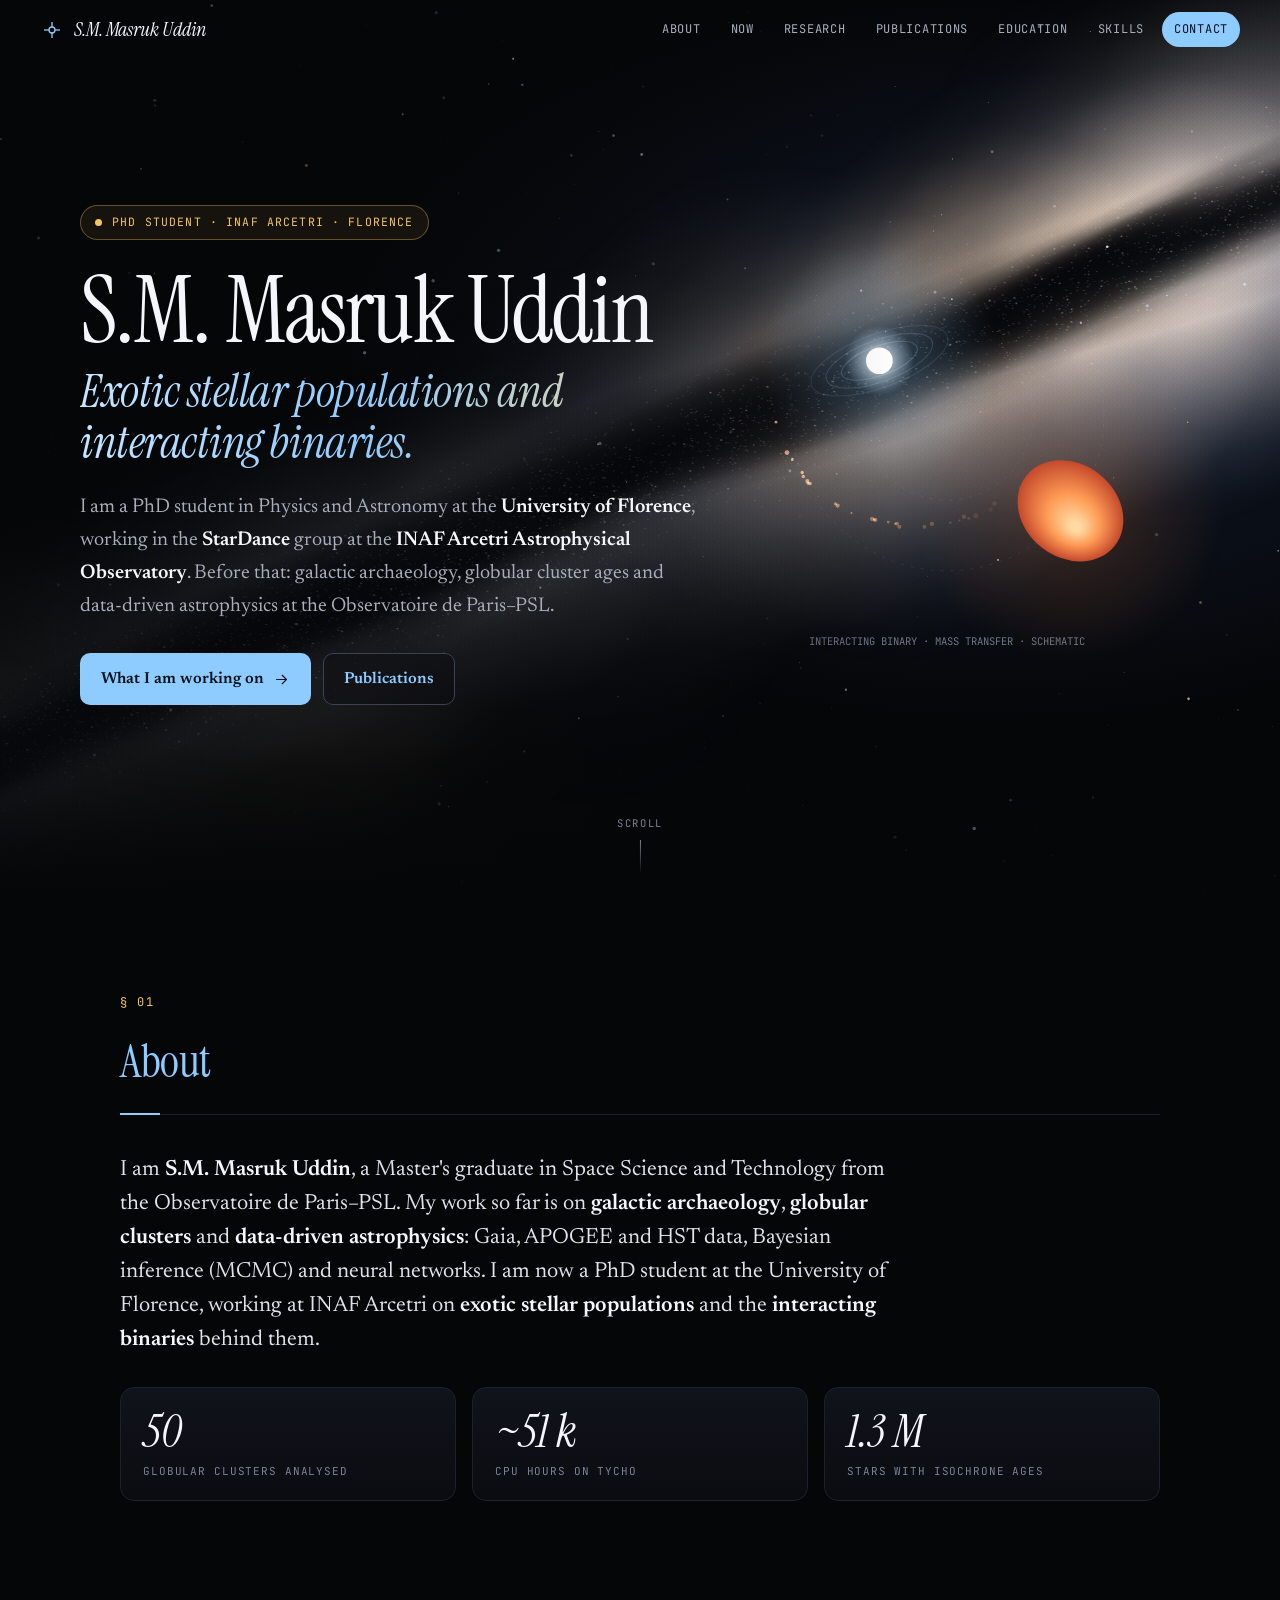
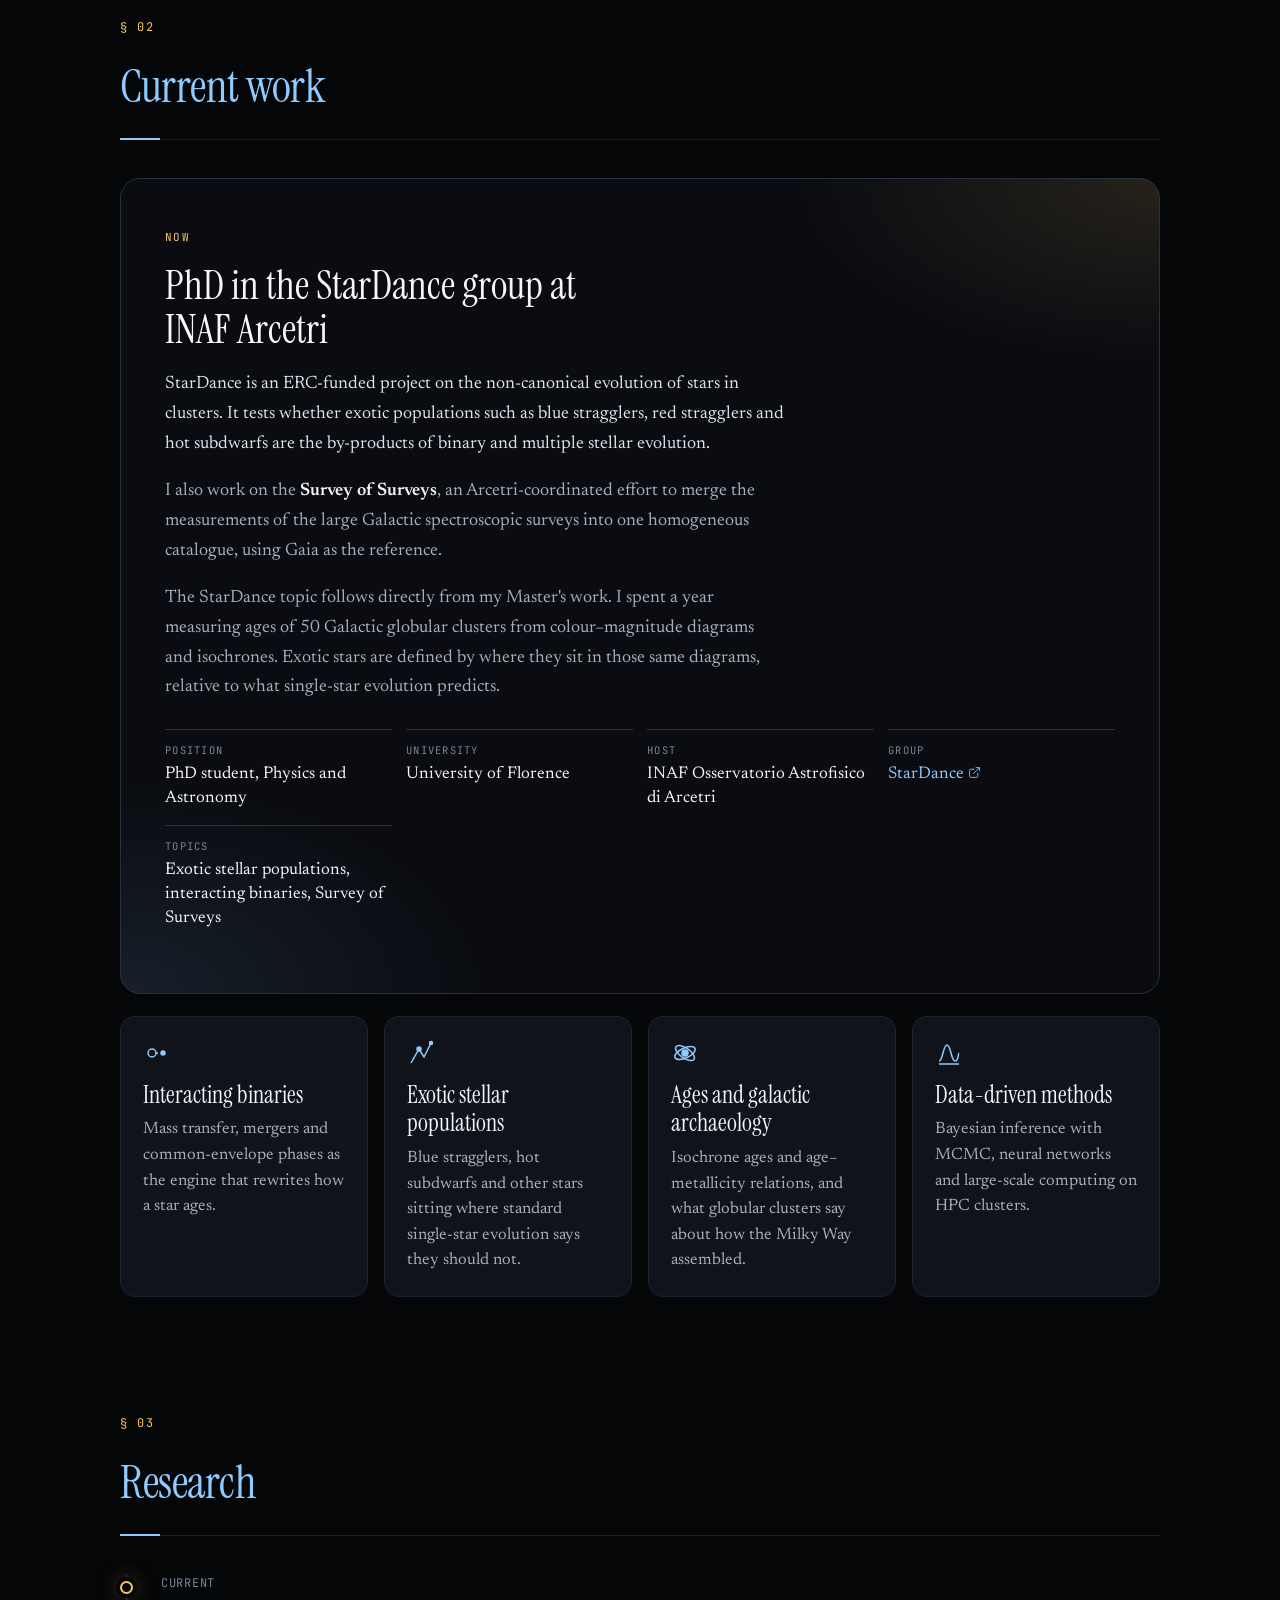
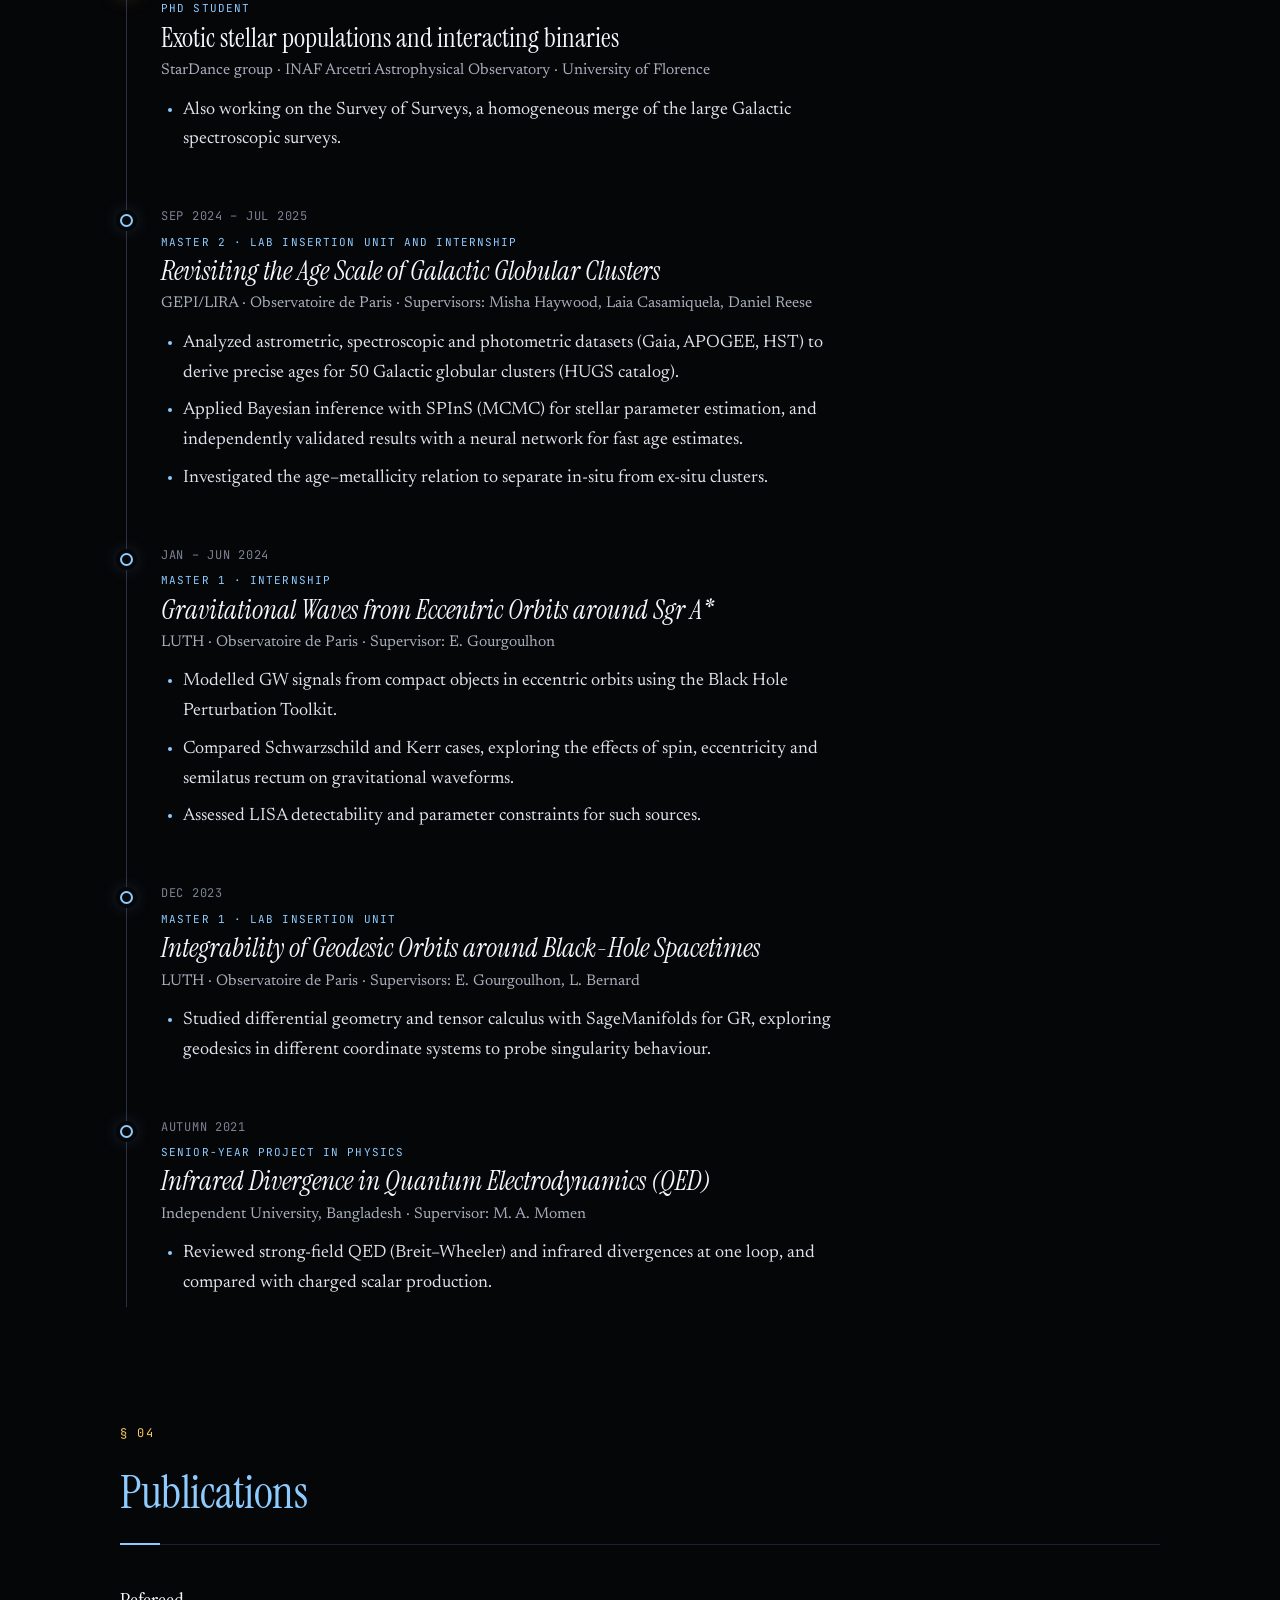
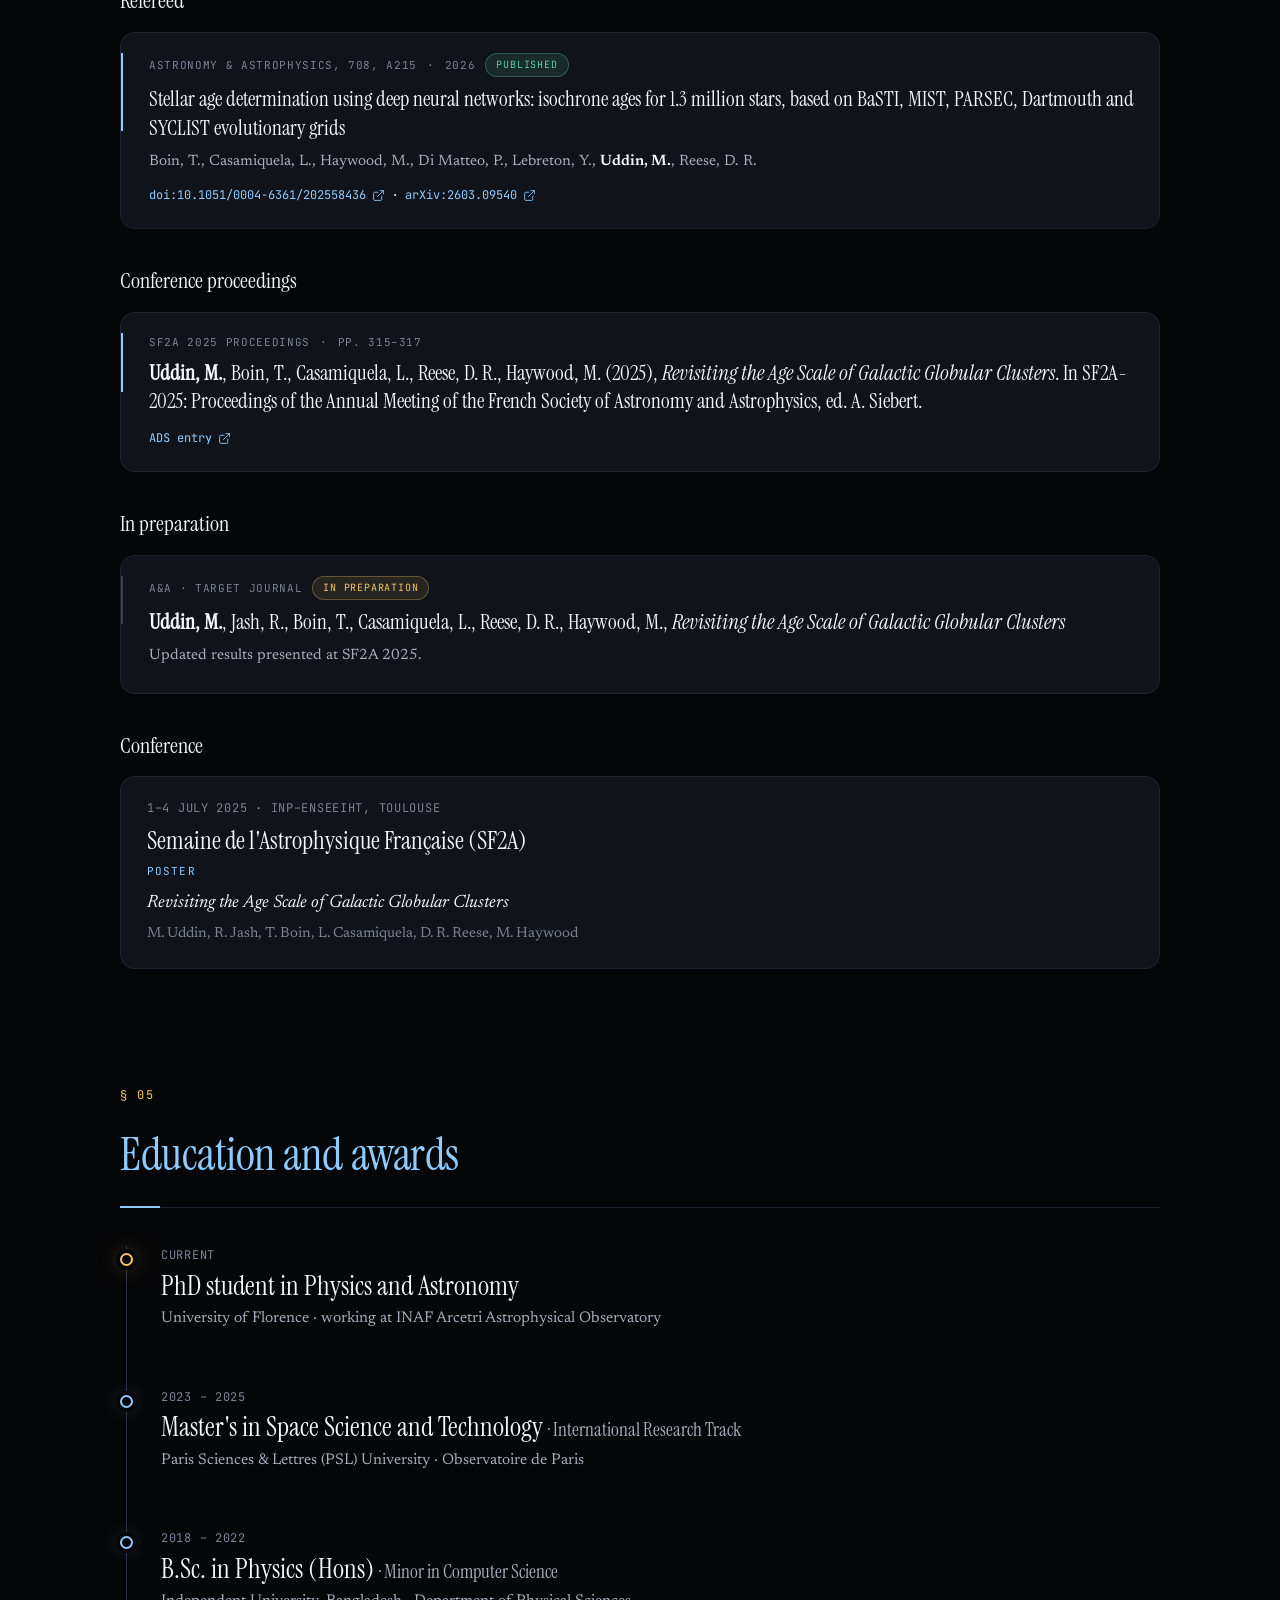
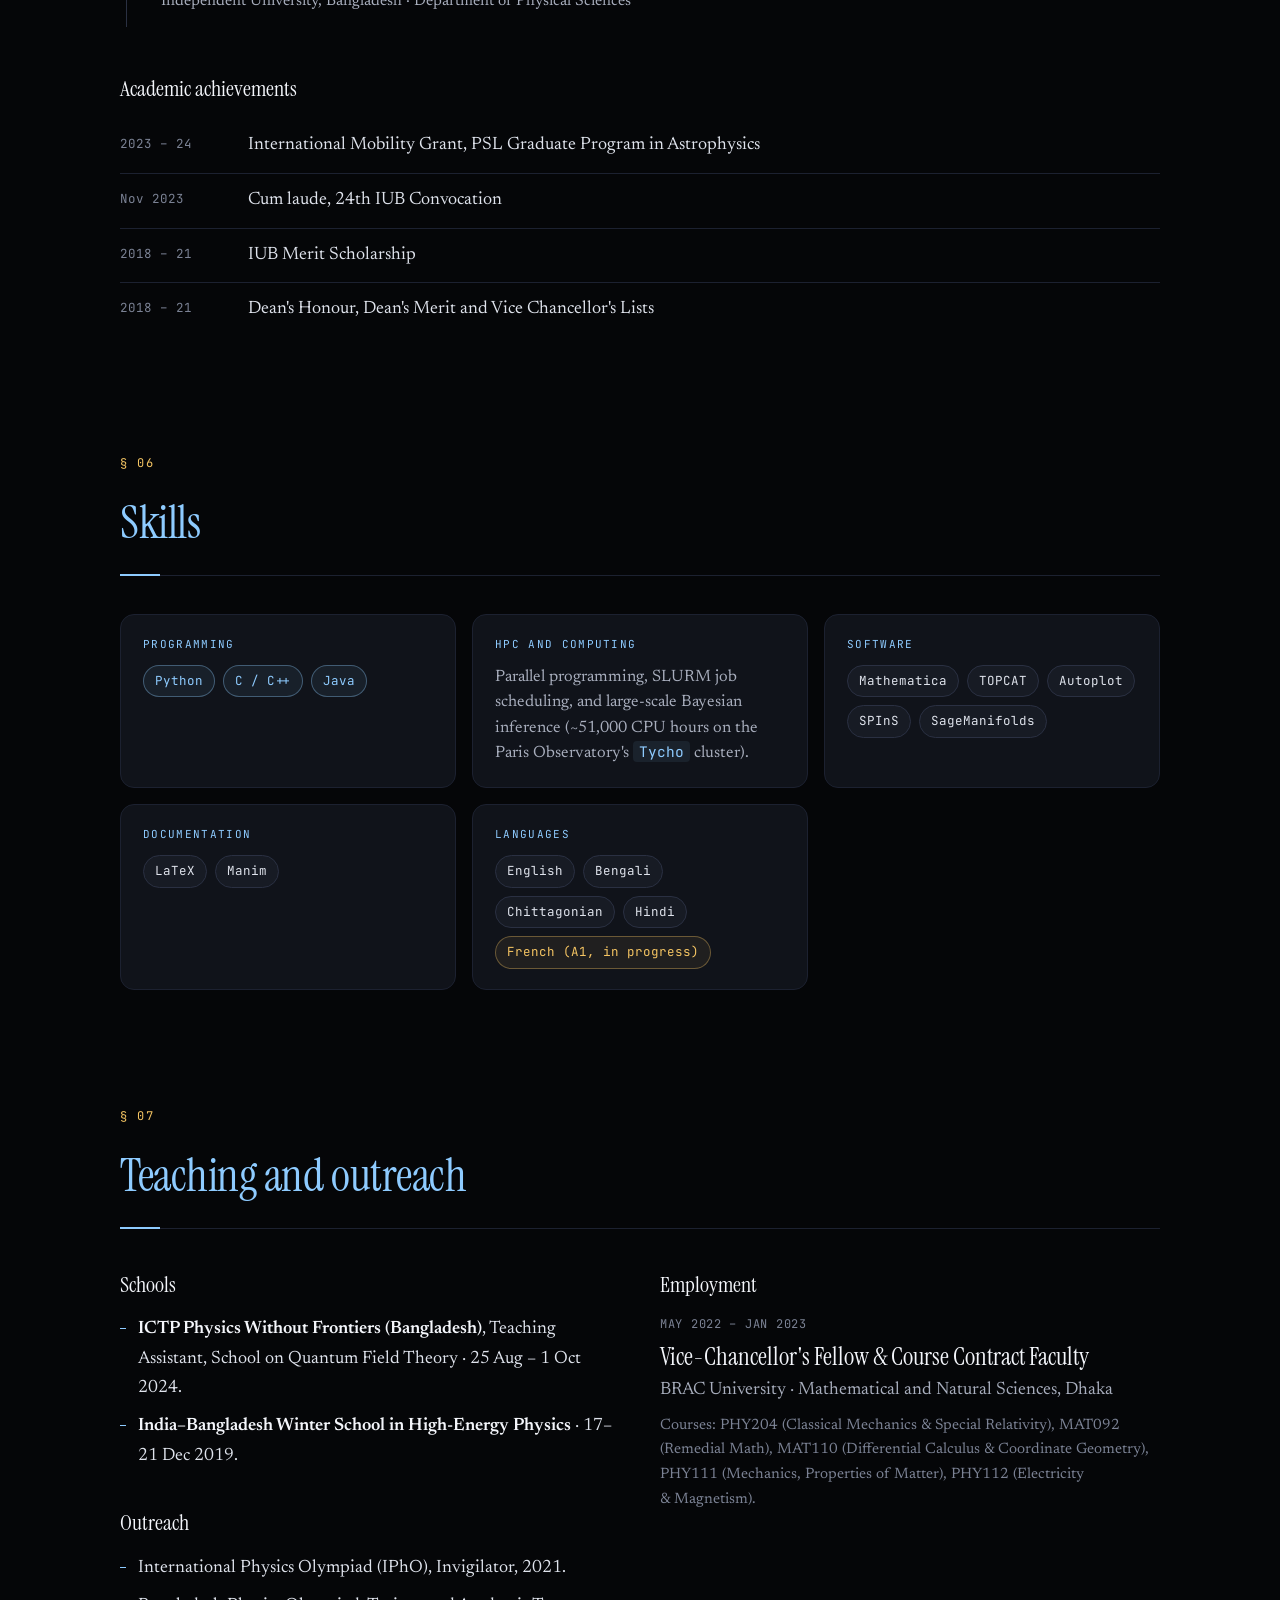
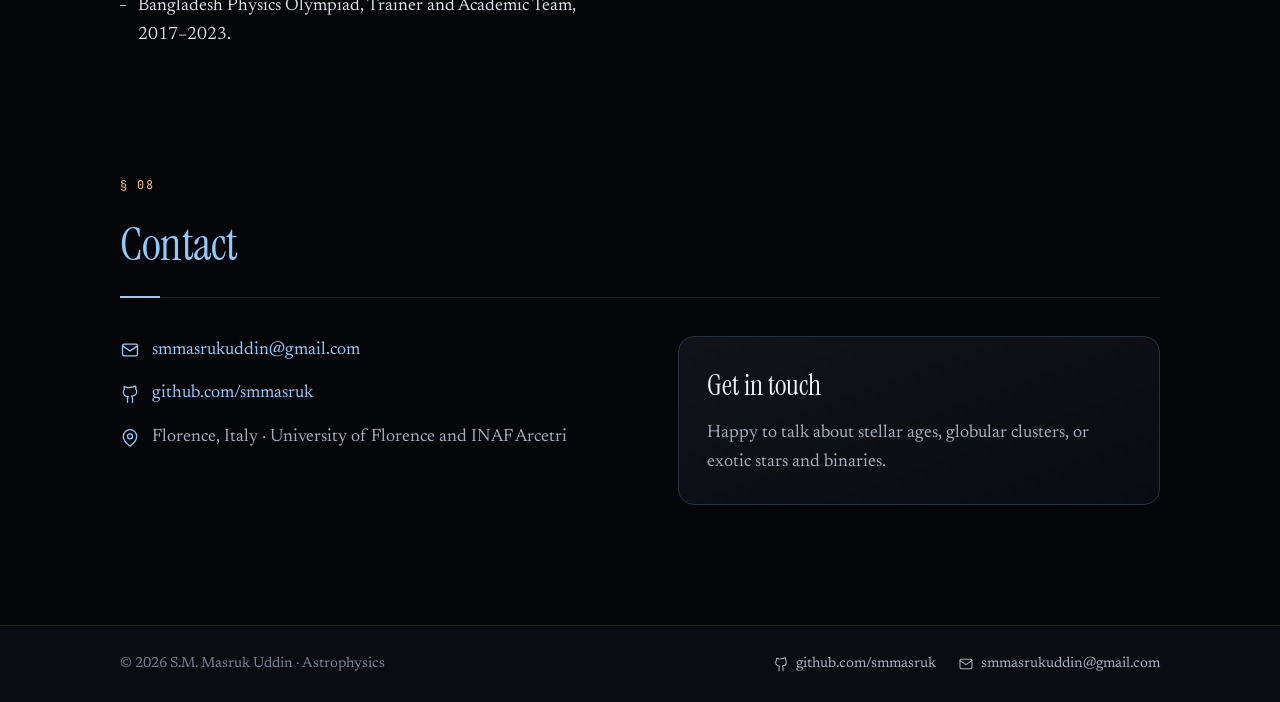
<file: index.html>
<!DOCTYPE html>
<html lang="en">
<head>
  <meta charset="utf-8">
  <meta name="viewport" content="width=device-width, initial-scale=1">
  <title>S.M. Masruk Uddin · Astrophysics</title>
  <meta name="description" content="S.M. Masruk Uddin, PhD student in Physics and Astronomy at the University of Florence, working at INAF Arcetri in the StarDance group on exotic stellar populations and interacting binaries, and on the Survey of Surveys. Previously galactic archaeology and globular cluster ages at the Observatoire de Paris–PSL.">
  <meta name="theme-color" content="#050608">
  <meta property="og:title" content="S.M. Masruk Uddin · Astrophysics">
  <meta property="og:description" content="PhD student at the University of Florence and INAF Arcetri: exotic stellar populations, interacting binaries, StarDance and the Survey of Surveys.">
  <meta property="og:type" content="website">
  <link rel="icon" href="data:image/svg+xml,%3Csvg xmlns='http://www.w3.org/2000/svg' viewBox='0 0 24 24'%3E%3Crect width='24' height='24' rx='5' fill='%23050608'/%3E%3Cg stroke='%238ecbff' stroke-width='1.4' fill='none'%3E%3Cline x1='4' y1='12' x2='20' y2='12'/%3E%3Cline x1='12' y1='4' x2='12' y2='20'/%3E%3Ccircle cx='12' cy='12' r='3' fill='%23050608'/%3E%3C/g%3E%3C/svg%3E">
  <link rel="preload" href="assets/fonts/5230314c-20a8-40a6-b61a-e37b14f09d9e.woff2" as="font" type="font/woff2" crossorigin>
  <link rel="stylesheet" href="assets/fonts.css">
  <link rel="stylesheet" href="assets/style.css">
  <script>document.documentElement.classList.add('js');</script>
</head>
<body>
  <a class="skip" href="#about">Skip to content</a>

  <!-- icon sprite -->
  <svg width="0" height="0" style="position:absolute" aria-hidden="true">
    <defs>
      <symbol id="i-dl" viewBox="0 0 24 24"><g fill="none" stroke="currentColor" stroke-width="1.6" stroke-linecap="round" stroke-linejoin="round"><path d="M12 17V3"/><path d="M6 11l6 6 6-6"/><path d="M19 21H5"/></g></symbol>
      <symbol id="i-mail" viewBox="0 0 24 24"><g fill="none" stroke="currentColor" stroke-width="1.6" stroke-linecap="round" stroke-linejoin="round"><rect x="3" y="5" width="18" height="14" rx="2"/><path d="M3 7l9 6 9-6"/></g></symbol>
      <symbol id="i-gh" viewBox="0 0 24 24"><path fill="none" stroke="currentColor" stroke-width="1.6" stroke-linecap="round" stroke-linejoin="round" d="M15 22v-4a4.8 4.8 0 0 0-1-3.5c3 0 6-2 6-5.5a4.4 4.4 0 0 0-1.2-3.2 4 4 0 0 0-.1-3.2s-1-.3-3.3 1.2A11.4 11.4 0 0 0 12 4a11.4 11.4 0 0 0-3.4.5C6.3 3 5.3 3.3 5.3 3.3a4 4 0 0 0-.1 3.2A4.4 4.4 0 0 0 4 9.7c0 3.4 3 5.5 6 5.5a4.8 4.8 0 0 0-1 3.5V22"/></symbol>
      <symbol id="i-pin" viewBox="0 0 24 24"><g fill="none" stroke="currentColor" stroke-width="1.6" stroke-linecap="round" stroke-linejoin="round"><path d="M20 10c0 6-8 12-8 12s-8-6-8-12a8 8 0 0 1 16 0z"/><circle cx="12" cy="10" r="3"/></g></symbol>
      <symbol id="i-ext" viewBox="0 0 24 24"><g fill="none" stroke="currentColor" stroke-width="1.6" stroke-linecap="round" stroke-linejoin="round"><path d="M15 3h6v6"/><path d="M10 14L21 3"/><path d="M18 13v6a2 2 0 0 1-2 2H5a2 2 0 0 1-2-2V8a2 2 0 0 1 2-2h6"/></g></symbol>
      <symbol id="i-arrow" viewBox="0 0 24 24"><g fill="none" stroke="currentColor" stroke-width="1.6" stroke-linecap="round" stroke-linejoin="round"><line x1="5" y1="12" x2="19" y2="12"/><path d="M13 6l6 6-6 6"/></g></symbol>
      <symbol id="i-menu" viewBox="0 0 24 24"><g fill="none" stroke="currentColor" stroke-width="1.6" stroke-linecap="round"><line x1="3" y1="6" x2="21" y2="6"/><line x1="3" y1="12" x2="21" y2="12"/><line x1="3" y1="18" x2="21" y2="18"/></g></symbol>
      <symbol id="i-award" viewBox="0 0 24 24"><g fill="none" stroke="currentColor" stroke-width="1.6" stroke-linecap="round" stroke-linejoin="round"><circle cx="12" cy="8" r="6"/><path d="M9 13l-2 8 5-3 5 3-2-8"/></g></symbol>
    </defs>
  </svg>

  <nav class="nav" id="nav" aria-label="Main">
    <a class="brand" href="#top" aria-label="Back to top">
      <svg viewBox="0 0 24 24" width="24" height="24" aria-hidden="true">
        <g stroke="#8ecbff" stroke-width="1.3" fill="none"><line x1="4" y1="12" x2="20" y2="12"/><line x1="12" y1="4" x2="12" y2="20"/><circle cx="12" cy="12" r="3" fill="#050608"/></g>
      </svg>
      <span>S.M. Masruk Uddin</span>
    </a>
    <div class="nav-links" id="navLinks">
      <a href="#about">About</a>
      <a href="#now">Now</a>
      <a href="#research">Research</a>
      <a href="#publications">Publications</a>
      <a href="#education">Education</a>
      <a href="#skills">Skills</a>
      <a href="#contact">Contact</a>
    </div>
    <button class="nav-toggle" id="navToggle" aria-label="Menu" aria-expanded="false" aria-controls="navLinks">
      <svg width="20" height="20"><use href="#i-menu"/></svg>
    </button>
  </nav>

  <header class="hero" id="top">
    <canvas id="sky" aria-hidden="true"></canvas>
    <div class="hero-inner">
      <div class="hero-copy">
        <span class="pill"><i></i> PhD student · INAF Arcetri · Florence</span>
        <h1>S.M. Masruk Uddin <em>Exotic stellar populations and interacting binaries.</em></h1>
        <p class="lede">
          I am a PhD student in Physics and Astronomy at the <strong>University of Florence</strong>, working in the <strong>StarDance</strong> group
          at the <strong>INAF Arcetri Astrophysical Observatory</strong>. Before that: galactic archaeology, globular cluster ages and
          data-driven astrophysics at the Observatoire de Paris–PSL.
        </p>
        <div class="cta">
          <a class="btn btn-primary" href="#now">What I am working on <svg width="17" height="17"><use href="#i-arrow"/></svg></a>
          <a class="btn btn-ghost" href="#publications">Publications</a>
        </div>
      </div>
    </div>
    <div class="scroll-cue" aria-hidden="true">scroll</div>
  </header>

  <main id="main">

    <section id="about">
      <div class="head reveal"><span class="num">§ 01</span><h2>About</h2></div>
      <p class="lead reveal">
        I am <strong>S.M. Masruk Uddin</strong>, a Master's graduate in Space Science and Technology from the Observatoire de Paris–PSL.
        My work so far is on <strong>galactic archaeology</strong>, <strong>globular clusters</strong> and <strong>data-driven astrophysics</strong>:
        Gaia, APOGEE and HST data, Bayesian inference (MCMC) and neural networks.
        I am now a PhD student at the University of Florence, working at INAF Arcetri on <strong>exotic stellar populations</strong> and the <strong>interacting binaries</strong> behind them.
      </p>
      <div class="kpis reveal">
        <div class="kpi"><b data-to="50">50</b><span>Globular clusters analysed</span></div>
        <div class="kpi"><b data-to="51" data-pre="~" data-suf=" k">~51 k</b><span>CPU hours on Tycho</span></div>
        <div class="kpi"><b data-to="1.3" data-dec="1" data-suf=" M">1.3 M</b><span>Stars with isochrone ages</span></div>
      </div>
    </section>

    <section id="now">
      <div class="head reveal"><span class="num">§ 02</span><h2>Current work</h2></div>
      <div class="phd reveal">
        <span class="tag">Now</span>
        <h3>PhD in the StarDance group at INAF Arcetri</h3>
        <p>
          StarDance is an ERC-funded project on the non-canonical evolution of stars in clusters. It tests whether exotic populations such as
          blue stragglers, red stragglers and hot subdwarfs are the by-products of binary and multiple stellar evolution.
        </p>
        <p class="dim">
          I also work on the <strong>Survey of Surveys</strong>, an Arcetri-coordinated effort to merge the measurements of the large Galactic spectroscopic
          surveys into one homogeneous catalogue, using Gaia as the reference.
        </p>
        <p class="dim">
          The StarDance topic follows directly from my Master's work. I spent a year measuring ages of 50 Galactic globular clusters from colour–magnitude diagrams
          and isochrones. Exotic stars are defined by where they sit in those same diagrams, relative to what single-star evolution predicts.
        </p>
        <dl class="facts">
          <div class="fact"><dt>Position</dt><dd>PhD student, Physics and Astronomy</dd></div>
          <div class="fact"><dt>University</dt><dd>University of Florence</dd></div>
          <div class="fact"><dt>Host</dt><dd>INAF Osservatorio Astrofisico di Arcetri</dd></div>
          <div class="fact"><dt>Group</dt><dd><a href="https://stardance.inaf.it/team" target="_blank" rel="noreferrer">StarDance <svg width="13" height="13" style="display:inline;vertical-align:-1px"><use href="#i-ext"/></svg></a></dd></div>
          <div class="fact"><dt>Topics</dt><dd>Exotic stellar populations, interacting binaries, Survey of Surveys</dd></div>
        </dl>
      </div>

      <div class="interests">
        <article class="card reveal">
          <svg class="ico" width="28" height="28" viewBox="0 0 28 28" fill="none" stroke="currentColor" stroke-width="1.5"><circle cx="9" cy="14" r="4"/><circle cx="20" cy="14" r="2" fill="currentColor"/><path d="M13 14h5" stroke-dasharray="2 3"/></svg>
          <h4>Interacting binaries</h4>
          <p>Mass transfer, mergers and common-envelope phases as the engine that rewrites how a star ages.</p>
        </article>
        <article class="card reveal">
          <svg class="ico" width="28" height="28" viewBox="0 0 28 28" fill="none" stroke="currentColor" stroke-width="1.5"><path d="M4 24L12 10l5 8 7-14"/><circle cx="12" cy="10" r="2" fill="currentColor"/><circle cx="24" cy="4" r="1.5" fill="currentColor"/></svg>
          <h4>Exotic stellar populations</h4>
          <p>Blue stragglers, hot subdwarfs and other stars sitting where standard single-star evolution says they should not.</p>
        </article>
        <article class="card reveal">
          <svg class="ico" width="28" height="28" viewBox="0 0 28 28" fill="none" stroke="currentColor" stroke-width="1.5"><circle cx="14" cy="14" r="3" fill="currentColor"/><ellipse cx="14" cy="14" rx="11" ry="5" transform="rotate(-25 14 14)"/><ellipse cx="14" cy="14" rx="11" ry="5" transform="rotate(35 14 14)"/></svg>
          <h4>Ages and galactic archaeology</h4>
          <p>Isochrone ages and age–metallicity relations, and what globular clusters say about how the Milky Way assembled.</p>
        </article>
        <article class="card reveal">
          <svg class="ico" width="28" height="28" viewBox="0 0 28 28" fill="none" stroke="currentColor" stroke-width="1.5"><path d="M4 22c4 0 4-16 8-16s4 16 8 16 3-8 4-8"/><line x1="4" y1="25" x2="24" y2="25"/></svg>
          <h4>Data-driven methods</h4>
          <p>Bayesian inference with MCMC, neural networks and large-scale computing on HPC clusters.</p>
        </article>
      </div>
    </section>

    <section id="research">
      <div class="head reveal"><span class="num">§ 03</span><h2>Research</h2></div>
      <div class="tl">
        <article class="tl-item now reveal">
          <div class="when">Current</div>
          <div class="role">PhD student</div>
          <h3>Exotic stellar populations and interacting binaries</h3>
          <div class="where">StarDance group · INAF Arcetri Astrophysical Observatory · University of Florence</div>
          <ul>
            <li>Also working on the Survey of Surveys, a homogeneous merge of the large Galactic spectroscopic surveys.</li>
          </ul>
        </article>

        <article class="tl-item reveal">
          <div class="when">Sep 2024 – Jul 2025</div>
          <div class="role">Master 2 · Lab Insertion Unit and Internship</div>
          <h3><em>Revisiting the Age Scale of Galactic Globular Clusters</em></h3>
          <div class="where">GEPI/LIRA · Observatoire de Paris · Supervisors: Misha Haywood, Laia Casamiquela, Daniel Reese</div>
          <ul>
            <li>Analyzed astrometric, spectroscopic and photometric datasets (Gaia, APOGEE, HST) to derive precise ages for 50 Galactic globular clusters (HUGS catalog).</li>
            <li>Applied Bayesian inference with SPInS (MCMC) for stellar parameter estimation, and independently validated results with a neural network for fast age estimates.</li>
            <li>Investigated the age–metallicity relation to separate in-situ from ex-situ clusters.</li>
          </ul>
        </article>

        <article class="tl-item reveal">
          <div class="when">Jan – Jun 2024</div>
          <div class="role">Master 1 · Internship</div>
          <h3><em>Gravitational Waves from Eccentric Orbits around Sgr A*</em></h3>
          <div class="where">LUTH · Observatoire de Paris · Supervisor: E. Gourgoulhon</div>
          <ul>
            <li>Modelled GW signals from compact objects in eccentric orbits using the Black Hole Perturbation Toolkit.</li>
            <li>Compared Schwarzschild and Kerr cases, exploring the effects of spin, eccentricity and semilatus rectum on gravitational waveforms.</li>
            <li>Assessed LISA detectability and parameter constraints for such sources.</li>
          </ul>
        </article>

        <article class="tl-item reveal">
          <div class="when">Dec 2023</div>
          <div class="role">Master 1 · Lab Insertion Unit</div>
          <h3><em>Integrability of Geodesic Orbits around Black-Hole Spacetimes</em></h3>
          <div class="where">LUTH · Observatoire de Paris · Supervisors: E. Gourgoulhon, L. Bernard</div>
          <ul>
            <li>Studied differential geometry and tensor calculus with SageManifolds for GR, exploring geodesics in different coordinate systems to probe singularity behaviour.</li>
          </ul>
        </article>

        <article class="tl-item reveal">
          <div class="when">Autumn 2021</div>
          <div class="role">Senior-Year Project in Physics</div>
          <h3><em>Infrared Divergence in Quantum Electrodynamics (QED)</em></h3>
          <div class="where">Independent University, Bangladesh · Supervisor: M. A. Momen</div>
          <ul>
            <li>Reviewed strong-field QED (Breit–Wheeler) and infrared divergences at one loop, and compared with charged scalar production.</li>
          </ul>
        </article>
      </div>
    </section>

    <section id="publications">
      <div class="head reveal"><span class="num">§ 04</span><h2>Publications</h2></div>

      <h3 class="sub reveal">Refereed</h3>
      <article class="pub reveal">
        <div class="meta"><span>Astronomy &amp; Astrophysics, 708, A215</span><span>·</span><span>2026</span><span class="badge ok">Published</span></div>
        <h4>Stellar age determination using deep neural networks: isochrone ages for 1.3 million stars, based on BaSTI, MIST, PARSEC, Dartmouth and SYCLIST evolutionary grids</h4>
        <p class="authors">Boin, T., Casamiquela, L., Haywood, M., Di Matteo, P., Lebreton, Y., <strong>Uddin, M.</strong>, Reese, D. R.</p>
        <a class="link" href="https://doi.org/10.1051/0004-6361/202558436" target="_blank" rel="noreferrer">doi:10.1051/0004-6361/202558436 <svg width="13" height="13"><use href="#i-ext"/></svg></a>
        &nbsp;·&nbsp;
        <a class="link" href="https://arxiv.org/abs/2603.09540" target="_blank" rel="noreferrer">arXiv:2603.09540 <svg width="13" height="13"><use href="#i-ext"/></svg></a>
      </article>

      <h3 class="sub reveal">Conference proceedings</h3>
      <article class="pub reveal">
        <div class="meta"><span>SF2A 2025 Proceedings</span><span>·</span><span>pp. 315–317</span></div>
        <h4><strong>Uddin, M.</strong>, Boin, T., Casamiquela, L., Reese, D. R., Haywood, M. (2025), <em>Revisiting the Age Scale of Galactic Globular Clusters</em>. In SF2A-2025: Proceedings of the Annual Meeting of the French Society of Astronomy and Astrophysics, ed. A. Siebert.</h4>
        <a class="link" href="https://ui.adsabs.harvard.edu/abs/2025sf2a.conf..315U/abstract" target="_blank" rel="noreferrer">ADS entry <svg width="13" height="13"><use href="#i-ext"/></svg></a>
      </article>

      <h3 class="sub reveal">In preparation</h3>
      <article class="pub prep reveal">
        <div class="meta"><span>A&amp;A · target journal</span><span class="badge prep">In preparation</span></div>
        <h4><strong>Uddin, M.</strong>, Jash, R., Boin, T., Casamiquela, L., Reese, D. R., Haywood, M., <em>Revisiting the Age Scale of Galactic Globular Clusters</em></h4>
        <p class="authors">Updated results presented at SF2A 2025.</p>
      </article>

      <h3 class="sub reveal">Conference</h3>
      <div class="conf reveal">
        <div class="when">1–4 July 2025 · INP–ENSEEIHT, Toulouse</div>
        <h3>Semaine de l'Astrophysique Française (SF2A)</h3>
        <div class="role">Poster</div>
        <p style="margin:8px 0 4px"><em>Revisiting the Age Scale of Galactic Globular Clusters</em></p>
        <p class="faint" style="font-size:14.5px;margin:0">M. Uddin, R. Jash, T. Boin, L. Casamiquela, D. R. Reese, M. Haywood</p>
      </div>
    </section>

    <section id="education">
      <div class="head reveal"><span class="num">§ 05</span><h2>Education and awards</h2></div>
      <div class="tl">
        <article class="tl-item now reveal">
          <div class="when">Current</div>
          <h3>PhD student in Physics and Astronomy</h3>
          <div class="where">University of Florence · working at INAF Arcetri Astrophysical Observatory</div>
        </article>
        <article class="tl-item reveal">
          <div class="when">2023 – 2025</div>
          <h3>Master's in Space Science and Technology <span class="dim" style="font-size:.72em">· International Research Track</span></h3>
          <div class="where">Paris Sciences &amp; Lettres (PSL) University · Observatoire de Paris</div>
        </article>
        <article class="tl-item reveal">
          <div class="when">2018 – 2022</div>
          <h3>B.Sc. in Physics (Hons) <span class="dim" style="font-size:.72em">· Minor in Computer Science</span></h3>
          <div class="where">Independent University, Bangladesh · Department of Physical Sciences</div>
        </article>
      </div>
      <h3 class="sub reveal" style="margin-top:44px">Academic achievements</h3>
      <ul class="awards reveal">
        <li><span class="y">2023 – 24</span><span>International Mobility Grant, PSL Graduate Program in Astrophysics</span></li>
        <li><span class="y">Nov 2023</span><span>Cum laude, 24th IUB Convocation</span></li>
        <li><span class="y">2018 – 21</span><span>IUB Merit Scholarship</span></li>
        <li><span class="y">2018 – 21</span><span>Dean's Honour, Dean's Merit and Vice Chancellor's Lists</span></li>
      </ul>
    </section>

    <section id="skills">
      <div class="head reveal"><span class="num">§ 06</span><h2>Skills</h2></div>
      <div class="skills">
        <div class="skill reveal"><div class="eyebrow">Programming</div><div class="chips"><span class="chip b">Python</span><span class="chip b">C / C++</span><span class="chip b">Java</span></div></div>
        <div class="skill reveal"><div class="eyebrow">HPC and computing</div><p>Parallel programming, SLURM job scheduling, and large-scale Bayesian inference (~51,000 CPU hours on the Paris Observatory's <code>Tycho</code> cluster).</p></div>
        <div class="skill reveal"><div class="eyebrow">Software</div><div class="chips"><span class="chip">Mathematica</span><span class="chip">TOPCAT</span><span class="chip">Autoplot</span><span class="chip">SPInS</span><span class="chip">SageManifolds</span></div></div>
        <div class="skill reveal"><div class="eyebrow">Documentation</div><div class="chips"><span class="chip">LaTeX</span><span class="chip">Manim</span></div></div>
        <div class="skill reveal"><div class="eyebrow">Languages</div><div class="chips"><span class="chip">English</span><span class="chip">Bengali</span><span class="chip">Chittagonian</span><span class="chip">Hindi</span><span class="chip g">French (A1, in progress)</span></div></div>
      </div>
    </section>

    <section id="teaching">
      <div class="head reveal"><span class="num">§ 07</span><h2>Teaching and outreach</h2></div>
      <div class="two">
        <div class="reveal">
          <h3 class="sub">Schools</h3>
          <ul class="plain">
            <li><strong>ICTP Physics Without Frontiers (Bangladesh)</strong>, Teaching Assistant, School on Quantum Field Theory · 25 Aug – 1 Oct 2024.</li>
            <li><strong>India–Bangladesh Winter School in High-Energy Physics</strong> · 17–21 Dec 2019.</li>
          </ul>
          <h3 class="sub">Outreach</h3>
          <ul class="plain">
            <li>International Physics Olympiad (IPhO), Invigilator, 2021.</li>
            <li>Bangladesh Physics Olympiad, Trainer and Academic Team, 2017–2023.</li>
          </ul>
        </div>
        <div class="reveal">
          <h3 class="sub">Employment</h3>
          <div class="when">May 2022 – Jan 2023</div>
          <h3 style="font-family:var(--f-display);font-weight:400;font-size:25px;color:var(--fg-1);margin:6px 0 4px;line-height:1.25">Vice-Chancellor's Fellow &amp; Course Contract Faculty</h3>
          <p class="dim" style="margin-bottom:8px">BRAC University · Mathematical and Natural Sciences, Dhaka</p>
          <p class="faint" style="font-size:15px">Courses: PHY204 (Classical Mechanics &amp; Special Relativity), MAT092 (Remedial Math), MAT110 (Differential Calculus &amp; Coordinate Geometry), PHY111 (Mechanics, Properties of Matter), PHY112 (Electricity &amp; Magnetism).</p>
        </div>
      </div>
    </section>

    <section id="contact">
      <div class="head reveal"><span class="num">§ 08</span><h2>Contact</h2></div>
      <div class="contact">
        <div class="rows reveal">
          <div class="row"><svg width="20" height="20"><use href="#i-mail"/></svg><a href="mailto:smmasrukuddin@gmail.com">smmasrukuddin@gmail.com</a></div>
          <div class="row"><svg width="20" height="20"><use href="#i-gh"/></svg><a href="https://github.com/smmasruk" target="_blank" rel="noreferrer">github.com/smmasruk</a></div>
          <div class="row"><svg width="20" height="20"><use href="#i-pin"/></svg><span class="dim">Florence, Italy · University of Florence and INAF Arcetri</span></div>
        </div>
        <div class="contact-card reveal">
          <h3>Get in touch</h3>
          <p style="margin:0">Happy to talk about stellar ages, globular clusters, or exotic stars and binaries.</p>
        </div>
      </div>
    </section>

  </main>

  <footer>
    <div class="foot">
      <span>© 2026 S.M. Masruk Uddin · Astrophysics</span>
      <span class="links">
        <a href="https://github.com/smmasruk" target="_blank" rel="noreferrer"><svg width="16" height="16"><use href="#i-gh"/></svg> github.com/smmasruk</a>
        <a href="mailto:smmasrukuddin@gmail.com"><svg width="16" height="16"><use href="#i-mail"/></svg> smmasrukuddin@gmail.com</a>
      </span>
    </div>
  </footer>

  <script src="assets/main.js"></script>
</body>
</html>
</file>
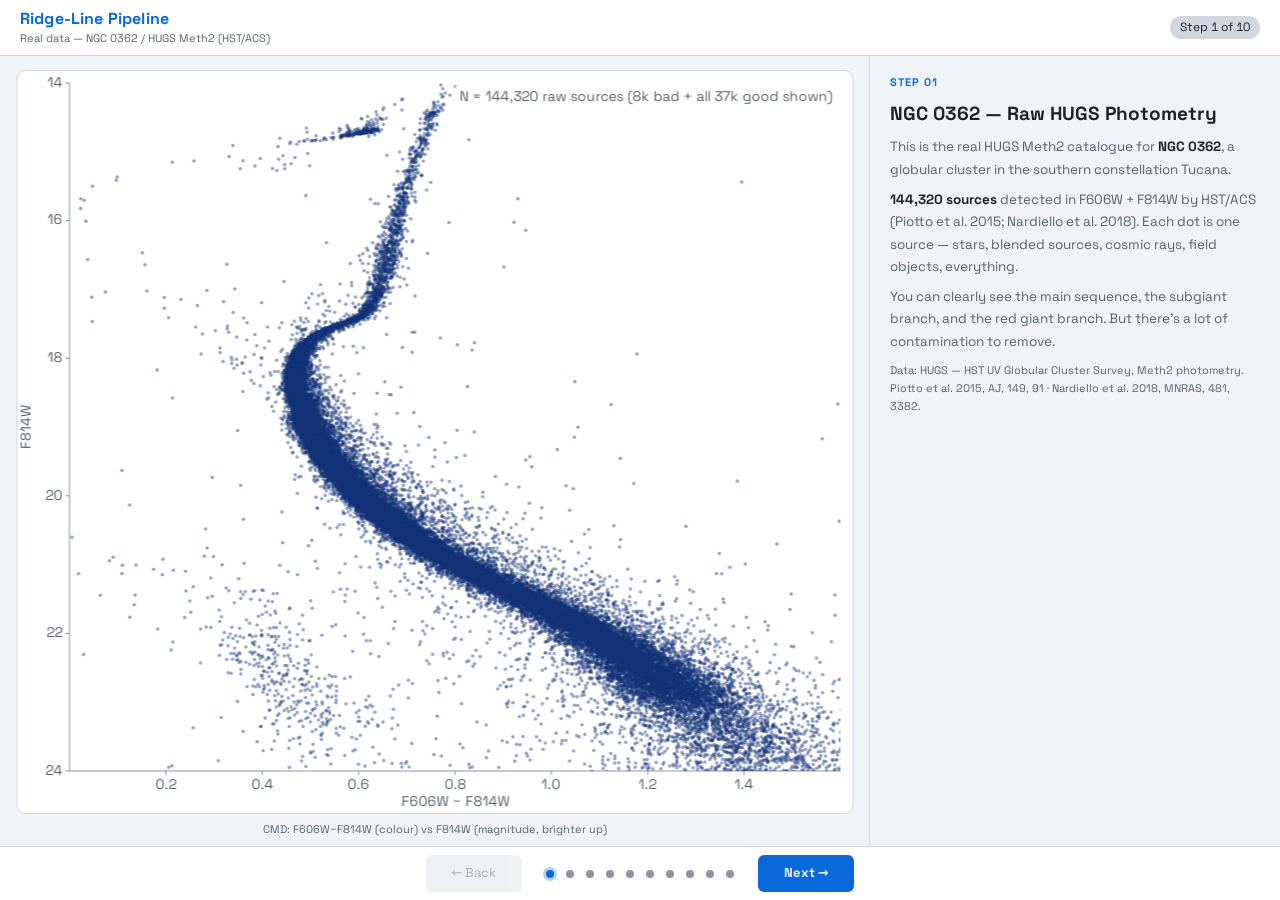
<file: ngc362-pipeline/index.html>
<!DOCTYPE html>
<html lang="en">
<head>
<meta charset="utf-8">
<meta name="viewport" content="width=device-width, initial-scale=1, viewport-fit=cover">
<title>NGC 0362 Pipeline</title>
<style>
@font-face{font-family:'Space Grotesk';font-style:normal;font-weight:400;font-display:swap;src:url('fonts/space-grotesk-latin-400-normal.woff2') format('woff2')}
@font-face{font-family:'Space Grotesk';font-style:normal;font-weight:500;font-display:swap;src:url('fonts/space-grotesk-latin-500-normal.woff2') format('woff2')}
@font-face{font-family:'Space Grotesk';font-style:normal;font-weight:700;font-display:swap;src:url('fonts/space-grotesk-latin-700-normal.woff2') format('woff2')}
:root{
  --bg:#0d1117;--surface:#161b22;--border:#30363d;--fg:#e6edf3;--fg2:#8b949e;
  --accent:#58a6ff;--accent2:#3fb950;--warn:#d29922;--bad:#f85149;
  --axis:#484f58;--fg-rgb:230,237,243;--surface-rgb:22,27,34;
  --star-rgb:180,210,255;--star-boost:1;--blue-rgb:88,166,255;--kept-rgb:63,185,80;
  --orange-rgb:255,166,87;--bad-rgb:248,81,73;--muted-rgb:140,160,180;--ridge-rgb:255,123,114;--gold-rgb:255,215,0;
  color-scheme:dark;
}
@media(prefers-color-scheme:light){:root:not([data-theme="dark"]){
  --bg:#f0f4f8;--surface:#fff;--border:#d0d7de;--fg:#1f2328;--fg2:#57606a;
  --accent:#0969da;--accent2:#1a7f37;--warn:#9a6700;--bad:#cf222e;
  --axis:#8c959f;--fg-rgb:31,35,40;--surface-rgb:255,255,255;
  --star-rgb:20,50,120;--star-boost:1.5;--blue-rgb:9,105,218;--kept-rgb:26,127,55;
  --orange-rgb:188,76,0;--bad-rgb:207,34,46;--muted-rgb:60,76,98;--ridge-rgb:207,34,46;--gold-rgb:166,118,0;
  color-scheme:light;
}}
:root[data-theme="light"]{
  --bg:#f0f4f8;--surface:#fff;--border:#d0d7de;--fg:#1f2328;--fg2:#57606a;
  --accent:#0969da;--accent2:#1a7f37;--warn:#9a6700;--bad:#cf222e;
  --axis:#8c959f;--fg-rgb:31,35,40;--surface-rgb:255,255,255;
  --star-rgb:20,50,120;--star-boost:1.5;--blue-rgb:9,105,218;--kept-rgb:26,127,55;
  --orange-rgb:188,76,0;--bad-rgb:207,34,46;--muted-rgb:60,76,98;--ridge-rgb:207,34,46;--gold-rgb:166,118,0;
  color-scheme:light;
}
:root{--orange:rgb(var(--orange-rgb));--gold:rgb(var(--gold-rgb));--ridge:rgb(var(--ridge-rgb))}
*,*::before,*::after{box-sizing:border-box;margin:0;padding:0}
body{background:var(--bg);color:var(--fg);font-family:'Space Grotesk',system-ui,sans-serif;font-size:14px;line-height:1.6}

/* app fills exactly one screen on desktop */
.app{display:flex;flex-direction:column;height:100vh;height:100dvh;max-width:1360px;margin:0 auto}
@media(min-width:1362px){.app{border-inline:1px solid var(--border)}}
header{flex:none;background:var(--surface);border-bottom:1px solid var(--border);
  padding:8px max(20px,env(safe-area-inset-right,0px)) 8px max(20px,env(safe-area-inset-left,0px));
  display:flex;align-items:center;justify-content:space-between;gap:12px}
header h1{font-size:16px;font-weight:700;letter-spacing:.01em;color:var(--accent);line-height:1.35}
header small{display:block;font-size:11px;color:var(--fg2)}
.step-pill{font-size:12px;color:var(--fg);background:var(--border);border-radius:999px;padding:2px 10px;white-space:nowrap;font-variant-numeric:tabular-nums}
.main{flex:1;min-height:0;display:grid;grid-template-columns:minmax(0,1fr) clamp(320px,32vw,440px);grid-template-rows:minmax(0,1fr)}
.cmd-panel{min-width:0;min-height:0;padding:14px 16px 8px;display:flex;flex-direction:column;gap:6px;border-right:1px solid var(--border)}
.plot-wrap{flex:1;min-height:0;position:relative}
.plot-wrap canvas{position:absolute;left:50%;top:50%;transform:translate(-50%,-50%);display:block;border-radius:8px;background:var(--surface);box-shadow:0 0 0 1px var(--border)}
.cmd-label{flex:none;font-size:11px;color:var(--fg2);text-align:center}
.sidebar{min-height:0;display:flex;flex-direction:column;overflow-y:auto}
.step-info{flex:none;padding:18px 20px;display:flex;flex-direction:column;gap:10px}
.step-num{font-size:11px;color:var(--accent);font-weight:700;letter-spacing:.08em;text-transform:uppercase}
.step-title{font-size:19px;font-weight:700;line-height:1.3;text-wrap:balance}
.step-body{font-size:13.5px;color:var(--fg2);line-height:1.65}
.step-body p{margin-bottom:8px}
.step-body strong{color:var(--fg)}
.step-body code{background:var(--border);border-radius:3px;padding:1px 5px;font-family:ui-monospace,monospace;font-size:12px;color:var(--fg);overflow-wrap:anywhere}
.stat-row{display:flex;gap:8px;flex-wrap:wrap;margin-bottom:8px}
.stat{background:var(--surface);border:1px solid var(--border);border-radius:6px;padding:6px 10px;font-size:12px}
.stat b{color:var(--accent);font-size:15px;display:block}
.zoom-panel{flex:none;margin-top:auto;border-top:1px solid var(--border);padding:12px;background:var(--surface)}
.zoom-panel canvas{display:block;margin:0 auto;border-radius:6px;box-shadow:0 0 0 1px var(--border)}
.zoom-label{font-size:11px;color:var(--fg2);text-align:center;margin-top:6px}
nav{flex:none;background:var(--surface);border-top:1px solid var(--border);
  padding:8px max(16px,env(safe-area-inset-right,0px)) calc(8px + env(safe-area-inset-bottom,0px)) max(16px,env(safe-area-inset-left,0px));
  display:flex;align-items:center;justify-content:center;gap:18px}
.nav-btn{flex:none;min-width:96px;background:var(--border);border:none;color:var(--fg);border-radius:6px;padding:8px 16px;cursor:pointer;font:inherit;font-size:13px;transition:background .15s}
.nav-btn:hover:not(:disabled){background:var(--accent);color:var(--bg)}
.nav-btn:disabled{opacity:.35;cursor:not-allowed}
.nav-btn.primary{background:var(--accent);color:var(--bg);font-weight:700}
button:focus-visible{outline:2px solid var(--accent);outline-offset:2px}
.progress-dots{display:flex;justify-content:center;flex-wrap:wrap;min-width:0}
.dot{width:20px;height:24px;border:0;background:none;cursor:pointer;display:grid;place-items:center;padding:0}
.dot::before{content:'';width:8px;height:8px;border-radius:50%;background:var(--axis);transition:background .2s}
.dot.done::before{background:var(--accent2)}
.dot.active::before{background:var(--accent);box-shadow:0 0 0 3px rgba(var(--blue-rgb),.3)}

/* short landscape windows: keep two columns, trim the bars */
@media(min-width:781px) and (max-height:520px){
  header{padding-block:3px} header small{display:none}
  .cmd-panel{padding:6px 10px 4px} .cmd-label{display:none}
  nav{padding-block:3px}
}
/* phones: stack and scroll, keep the buttons reachable */
@media(max-width:780px){
  .app{height:auto;min-height:100vh;min-height:100dvh}
  .main{grid-template-columns:minmax(0,1fr);grid-template-rows:auto}
  .cmd-panel{border-right:0;border-bottom:1px solid var(--border);padding:10px 12px 8px}
  .plot-wrap{flex:none;height:max(300px,min(112vw,68vh));height:max(300px,min(112vw,68svh))}
  .sidebar{overflow:visible}
  header{padding-block:6px;padding-inline:14px}
  header>div{min-width:0}
  header small{font-size:10.5px;white-space:nowrap;overflow:hidden;text-overflow:ellipsis}
  nav{position:sticky;bottom:0;z-index:5;gap:8px;justify-content:space-between}
  .nav-btn{min-width:78px;padding:9px 12px}
  .dot{width:14px}
}
#loading{position:fixed;inset:0;background:var(--bg);display:flex;align-items:center;justify-content:center;flex-direction:column;gap:12px;z-index:99;padding:20px}
#loading p{color:var(--fg2);font-size:13px}
.spinner{width:32px;height:32px;border:3px solid var(--border);border-top-color:var(--accent);border-radius:50%;animation:spin .7s linear infinite}
@keyframes spin{to{transform:rotate(360deg)}}
</style>
</head>
<body>
<div id="loading"><div class="spinner"></div><p>Loading NGC 0362 photometry…</p></div>

<div class="app" id="app" style="display:none">
  <header>
    <div>
      <h1>Ridge-Line Pipeline</h1>
      <small>Real data — NGC 0362 / HUGS Meth2 (HST/ACS)</small>
    </div>
    <span class="step-pill" id="stepPill">Step 1 of 10</span>
  </header>
  <div class="main">
    <div class="cmd-panel">
      <div class="plot-wrap" id="plotWrap"><canvas id="cmdCanvas" role="img" aria-label="Colour-magnitude diagram of NGC 0362 for the current step"></canvas></div>
      <div class="cmd-label">CMD: F606W−F814W (colour) vs F814W (magnitude, brighter up)</div>
    </div>
    <div class="sidebar">
      <div class="step-info" id="stepInfo"></div>
      <div class="zoom-panel" id="zoomPanel" style="display:none">
        <canvas id="zoomCanvas"></canvas>
        <div class="zoom-label" id="zoomLabel"></div>
      </div>
    </div>
  </div>
  <nav>
    <button class="nav-btn" id="prevBtn" onclick="go(-1)">← Back</button>
    <div class="progress-dots" id="dots"></div>
    <button class="nav-btn primary" id="nextBtn" onclick="go(1)">Next →</button>
  </nav>
</div>

<script>
// ── globals ───────────────────────────────────────────────────────────────────
let stars, ridge, fid, rbins, MSTO_M, MSTO_C;

function init(D) {
  // flag: 0=failed QC, 1=passed QC not ridge-selected, 2=ridge-selected
  stars  = D.stars.map(r => ({c:r[0], m:r[1], ec:r[2], flag:r[3]}));
  ridge  = D.ridge;
  fid    = D.fid;
  rbins  = D.rbins;
  MSTO_M = D.msto[0];
  MSTO_C = D.msto[1];
}

// ── canvas setup ──────────────────────────────────────────────────────────────
const CMD = document.getElementById('cmdCanvas');
const ctx  = CMD.getContext('2d');

const CMIN=0.0,CMAX=1.6,MMIN=14.0,MMAX=24.0;
let VW=560, VH=520, K=1;                       // logical plot size and size factor
let PAD={l:46,r:12,t:16,b:36}, CW=0, CH=0;
const T={};                                    // theme colours read from CSS

function readTheme(){
  const st=getComputedStyle(document.documentElement);
  ['fg2','axis','fg-rgb','surface-rgb','star-rgb','star-boost','blue-rgb','kept-rgb',
   'orange-rgb','bad-rgb','muted-rgb','ridge-rgb','gold-rgb','accent'].forEach(n=>T[n]=st.getPropertyValue('--'+n).trim());
}
const rgba=(name,a=1)=>`rgba(${T[name+'-rgb']},${a})`;
const starCol=a=>rgba('star',Math.min(0.9,a*Number(T['star-boost'])));
const font=(px,bold)=>`${bold?'700 ':''}${px}px 'Space Grotesk',system-ui,sans-serif`;
const fs=()=>VW<440?11:Math.min(14,Math.round(12*K));

function sizeCanvas(cv,c2d,w,h){
  const d=window.devicePixelRatio||1;
  cv.style.width=w+'px';cv.style.height=h+'px';
  cv.width=Math.round(w*d);cv.height=Math.round(h*d);
  c2d.setTransform(d,0,0,d,0,0);
}

function sizePlot(){
  const wrap=document.getElementById('plotWrap');
  const h=Math.max(240,wrap.clientHeight-2);
  const w=Math.max(240,Math.floor(Math.min(wrap.clientWidth-2,h*1.15)));
  VW=w;VH=h;K=Math.max(0.8,Math.min(1.35,Math.min(w/600,h/520)));
  sizeCanvas(CMD,ctx,w,h);
  PAD={l:w<440?42:52,r:12,t:12,b:w<440?36:42};
  CW=VW-PAD.l-PAD.r;CH=VH-PAD.t-PAD.b;
}

function cx(c){return PAD.l+(c-CMIN)/(CMAX-CMIN)*CW}
function cy(m){return PAD.t+(m-MMIN)/(MMAX-MMIN)*CH}

// text on a translucent backing so it stays readable over dense star fields
function label(c2d,text,x,y,color,align='left',px=fs(),bold=false){
  c2d.save();c2d.font=font(px,bold);c2d.textAlign='left';c2d.textBaseline='middle';
  const w=c2d.measureText(text).width;
  const x0=align==='right'?x-w:align==='center'?x-w/2:x;
  c2d.fillStyle=rgba('surface',0.86);c2d.fillRect(x0-4,y-px*0.75,w+8,px*1.5);
  c2d.fillStyle=color;c2d.fillText(text,x0,y+0.5);
  c2d.restore();
}

// draws the frame, then clips everything that follows to the plot area
function drawAxes(){
  const px=fs();
  ctx.strokeStyle=T.axis;ctx.lineWidth=1;
  ctx.beginPath();
  ctx.moveTo(PAD.l,PAD.t);ctx.lineTo(PAD.l,PAD.t+CH);
  ctx.lineTo(PAD.l+CW,PAD.t+CH);ctx.stroke();
  ctx.fillStyle=T.fg2;ctx.font=font(px);
  ctx.textAlign='right';ctx.textBaseline='middle';
  for(let m=14;m<=24;m+=2){const y=cy(m);ctx.beginPath();ctx.moveTo(PAD.l-4,y);ctx.lineTo(PAD.l,y);ctx.stroke();ctx.fillText(m,PAD.l-7,y);}
  ctx.textAlign='center';ctx.textBaseline='top';
  for(let i=1;i<=7;i++){const c=i*0.2,x=cx(c);ctx.beginPath();ctx.moveTo(x,PAD.t+CH);ctx.lineTo(x,PAD.t+CH+4);ctx.stroke();ctx.fillText(c.toFixed(1),x,PAD.t+CH+7);}
  ctx.textBaseline='alphabetic';
  ctx.save();ctx.translate(13,PAD.t+CH/2);ctx.rotate(-Math.PI/2);ctx.fillText('F814W',0,0);ctx.restore();
  ctx.fillText('F606W − F814W',PAD.l+CW/2,VH-7);
  ctx.beginPath();ctx.rect(PAD.l,PAD.t,CW,CH);ctx.clip();
}

function plotStars(arr,color,r){
  ctx.fillStyle=color;
  arr.forEach(s=>{ctx.beginPath();ctx.arc(cx(s.c),cy(s.m),r*K*1.08,0,2*Math.PI);ctx.fill();});
}

function drawRidge(col){
  ctx.strokeStyle=col;ctx.lineWidth=2*K;ctx.setLineDash([]);
  ctx.beginPath();let first=true;
  ridge.forEach(([m,c])=>{
    if(m<MMIN||m>MMAX||c<CMIN||c>CMAX)return;
    if(first){ctx.moveTo(cx(c),cy(m));first=false;}else ctx.lineTo(cx(c),cy(m));
  });
  ctx.stroke();
}

function drawBinLines(alpha){
  ctx.strokeStyle=rgba('blue',alpha);ctx.lineWidth=0.8;
  for(let m=14.5;m<23;m+=0.15){
    const y=cy(m);ctx.beginPath();ctx.moveTo(PAD.l,y);ctx.lineTo(PAD.l+CW,y);ctx.stroke();
  }
}

function getRidgeC(m){
  for(let i=0;i<ridge.length-1;i++){
    if(ridge[i][0]<=m&&ridge[i+1][0]>m){
      const t=(m-ridge[i][0])/(ridge[i+1][0]-ridge[i][0]);
      return ridge[i][1]+t*(ridge[i+1][1]-ridge[i][1]);
    }
  }
  return null;
}

function drawCorridor(){
  const DC=0.04,m0=MSTO_M-1,m1=MSTO_M+2.5;
  ctx.save();ctx.globalAlpha=0.12;ctx.fillStyle=rgba('kept');
  ctx.beginPath();let first=true;
  for(let m=m0;m<=m1;m+=0.1){const c=getRidgeC(m)-DC;if(c==null)continue;if(first){ctx.moveTo(cx(c),cy(m));first=false;}else ctx.lineTo(cx(c),cy(m));}
  for(let m=m1;m>=m0;m-=0.1){const c=getRidgeC(m)+DC;if(c==null)continue;ctx.lineTo(cx(c),cy(m));}
  ctx.closePath();ctx.fill();ctx.restore();
  ctx.strokeStyle=rgba('kept',0.6);ctx.lineWidth=1.2;ctx.setLineDash([4,3]);
  ['l','r'].forEach(side=>{
    ctx.beginPath();let f2=true;
    for(let m=m0;m<=m1;m+=0.1){const c=getRidgeC(m)+(side==='r'?DC:-DC);if(c==null)continue;if(f2){ctx.moveTo(cx(c),cy(m));f2=false;}else ctx.lineTo(cx(c),cy(m));}
    ctx.stroke();
  });
  ctx.setLineDash([]);
}

function drawMagWindow(){
  const y0=cy(MSTO_M-1),y1=cy(MSTO_M+2.5);
  ctx.save();ctx.globalAlpha=0.06;ctx.fillStyle=rgba('blue');
  ctx.fillRect(PAD.l,Math.min(y0,y1),CW,Math.abs(y1-y0));ctx.restore();
  ctx.strokeStyle=rgba('blue',0.6);ctx.lineWidth=1.5;ctx.setLineDash([6,4]);
  [y0,y1].forEach(y=>{ctx.beginPath();ctx.moveTo(PAD.l,y);ctx.lineTo(PAD.l+CW,y);ctx.stroke();});
  ctx.setLineDash([]);
  label(ctx,`MSTO−1 = ${(MSTO_M-1).toFixed(2)}`,PAD.l+CW-8,y0-11,rgba('blue'),'right');
  label(ctx,`MSTO+2.5 = ${(MSTO_M+2.5).toFixed(2)}`,PAD.l+CW-8,y1+12,rgba('blue'),'right');
}

function drawMSTO(){
  const x=cx(MSTO_C),y=cy(MSTO_M),r=10*K;
  ctx.strokeStyle=rgba('orange');ctx.lineWidth=2;
  ctx.beginPath();ctx.arc(x,y,r,0,2*Math.PI);ctx.stroke();
  ctx.fillStyle=rgba('orange',0.55);ctx.beginPath();ctx.arc(x,y,r*0.4,0,2*Math.PI);ctx.fill();
  const t=`MSTO  ${MSTO_M.toFixed(2)} mag`;
  ctx.font=font(fs(),true);
  const left=x-r-8-ctx.measureText(t).width>PAD.l+6;   // empty sky is blueward of the turn-off
  label(ctx,t,left?x-r-8:x+r+8,y,rgba('orange'),left?'right':'left',fs(),true);
}

function drawFidBinLines(){
  ctx.strokeStyle=rgba('gold',0.5);ctx.lineWidth=1;ctx.setLineDash([3,3]);
  fid.forEach(f=>{const y=cy(f[4]);ctx.beginPath();ctx.moveTo(PAD.l,y);ctx.lineTo(PAD.l+CW,y);ctx.stroke();});
  ctx.setLineDash([]);
}

function drawFidPoints(){
  fid.forEach(f=>{
    const x=cx(f[1]),y=cy(f[0]),sc=f[2];
    ctx.strokeStyle=rgba('gold',0.85);ctx.lineWidth=1.5;
    ctx.beginPath();ctx.moveTo(cx(f[1]-sc),y);ctx.lineTo(cx(f[1]+sc),y);ctx.stroke();
    ctx.fillStyle=rgba('gold');ctx.strokeStyle=rgba('fg',0.9);ctx.lineWidth=1;
    ctx.beginPath();ctx.arc(x,y,4.5*K,0,2*Math.PI);ctx.fill();ctx.stroke();
  });
}

// ── zoom canvas ───────────────────────────────────────────────────────────────
const ZC   = document.getElementById('zoomCanvas');
const zctx = ZC.getContext('2d');
let ZW=300, ZH=190;

function sizeZoom(){
  const p=document.getElementById('zoomPanel');
  const w=Math.max(240,Math.min(520,p.clientWidth-24));
  const cap=Math.max(190,Math.round(window.innerHeight*0.31));
  ZW=w;ZH=Math.max(180,Math.min(cap,Math.round(w*0.66)));
  sizeCanvas(ZC,zctx,ZW,ZH);
}

function drawHistogram(binIdx){
  const binM=rbins[binIdx][0], BW=0.15;
  // only quality-cut stars (flag>=1) go into the histogram — same as the paper
  const inBin=stars.filter(s=>s.flag>=1&&s.m>=binM-BW/2&&s.m<binM+BW/2);
  if(!inBin.length)return;
  const cols=inBin.map(s=>s.c).sort((a,b)=>a-b);
  const p1=cols[Math.floor(cols.length*0.01)];
  const p99=cols[Math.floor(cols.length*0.99)];
  const HBINS=50,hStep=(p99-p1)/HBINS;
  const counts=new Array(HBINS).fill(0);
  cols.forEach(c=>{if(c<p1||c>p99)return;const b=Math.min(HBINS-1,Math.floor((c-p1)/hStep));counts[b]++;});
  const maxC=Math.max(...counts);
  const pad={l:30,r:10,t:24,b:34};
  const W=ZW-pad.l-pad.r,H=ZH-pad.t-pad.b;
  zctx.clearRect(0,0,ZW,ZH);
  zctx.strokeStyle=T.axis;zctx.lineWidth=1;
  zctx.beginPath();zctx.moveTo(pad.l,pad.t);zctx.lineTo(pad.l,pad.t+H);zctx.lineTo(pad.l+W,pad.t+H);zctx.stroke();
  const bw=W/HBINS;
  counts.forEach((c,i)=>{
    const bh=H*c/maxC;
    zctx.fillStyle=c===maxC?rgba('orange'):rgba('blue',0.6);
    zctx.fillRect(pad.l+i*bw,pad.t+H-bh,Math.max(1,bw-1),bh);
  });
  const mi=counts.indexOf(maxC),mx=pad.l+(mi+0.5)*bw,mc=p1+(mi+0.5)*hStep;
  zctx.strokeStyle=rgba('orange');zctx.lineWidth=1.5;zctx.setLineDash([3,3]);
  zctx.beginPath();zctx.moveTo(mx,pad.t);zctx.lineTo(mx,pad.t+H);zctx.stroke();zctx.setLineDash([]);
  zctx.font=font(11,true);zctx.fillStyle=rgba('orange');zctx.textAlign='left';
  zctx.fillText(`peak: ${mc.toFixed(3)}`,pad.l,14);
  zctx.font=font(11);zctx.fillStyle=T.fg2;
  zctx.fillText(p1.toFixed(2),pad.l,pad.t+H+13);
  zctx.textAlign='right';zctx.fillText(p99.toFixed(2),pad.l+W,pad.t+H+13);
  zctx.fillText(`N=${inBin.length}  F814W≈${binM.toFixed(2)}`,ZW-pad.r,14);
  zctx.textAlign='center';zctx.fillText('colour F606W−F814W',pad.l+W/2,ZH-5);
  zctx.save();zctx.translate(13,pad.t+H/2);zctx.rotate(-Math.PI/2);zctx.fillText('N stars',0,0);zctx.restore();
}

function drawFidKDE(fidIdx){
  const f=fid[fidIdx];
  const inBin=stars.filter(s=>s.m>=f[4]&&s.m<f[5]&&s.flag===2);
  if(!inBin.length)return;
  const cols=inBin.map(s=>s.c),mags=inBin.map(s=>s.m);
  const c0=Math.min(...cols)-0.03,c1=Math.max(...cols)+0.03;
  const m0f=Math.min(...mags)-0.03,m1f=Math.max(...mags)+0.03;
  const pad={l:30,r:10,t:24,b:24};
  const W=ZW-pad.l-pad.r,H=ZH-pad.t-pad.b;
  zctx.clearRect(0,0,ZW,ZH);
  const xcv=c=>pad.l+(c-c0)/(c1-c0)*W;
  const ymv=m=>pad.t+(m-m0f)/(m1f-m0f)*H;
  zctx.strokeStyle=T.axis;zctx.lineWidth=1;
  zctx.beginPath();zctx.moveTo(pad.l,pad.t);zctx.lineTo(pad.l,pad.t+H);zctx.lineTo(pad.l+W,pad.t+H);zctx.stroke();
  const GN=16,gw=W/GN,gh=H/GN,bw2=0.012;
  for(let gi=0;gi<GN;gi++){for(let gj=0;gj<GN;gj++){
    const gc=c0+(gi+0.5)*(c1-c0)/GN,gm=m0f+(gj+0.5)*(m1f-m0f)/GN;
    let d=0;inBin.forEach(s=>{d+=Math.exp(-0.5*((s.c-gc)**2+(s.m-gm)**2)/(bw2**2));});
    d/=inBin.length;
    zctx.fillStyle=rgba('blue',Math.min(0.85,d*10));
    const xa=Math.round(pad.l+gi*gw),ya=Math.round(pad.t+gj*gh);
    zctx.fillRect(xa,ya,Math.round(pad.l+(gi+1)*gw)-xa,Math.round(pad.t+(gj+1)*gh)-ya);
  }}
  zctx.fillStyle=rgba('fg',0.75);
  inBin.forEach(s=>{zctx.beginPath();zctx.arc(xcv(s.c),ymv(s.m),2,0,2*Math.PI);zctx.fill();});
  const fx=xcv(f[1]),fy=ymv(f[0]);
  zctx.strokeStyle=rgba('gold');zctx.lineWidth=2.5;
  zctx.beginPath();zctx.arc(fx,fy,7,0,2*Math.PI);zctx.stroke();
  const exc=W*f[2]/(c1-c0);
  zctx.lineWidth=1.5;
  zctx.beginPath();zctx.moveTo(fx-exc,fy);zctx.lineTo(fx+exc,fy);zctx.stroke();
  label(zctx,'peak ± σ',fx+Math.max(13,exc+7),fy,rgba('gold'),'left',11,true);
  zctx.font=font(11);zctx.fillStyle=T.fg2;zctx.textAlign='center';
  zctx.fillText('colour',pad.l+W/2,ZH-7);
  zctx.save();zctx.translate(13,pad.t+H/2);zctx.rotate(-Math.PI/2);zctx.fillText('F814W',0,0);zctx.restore();
  zctx.textAlign='right';zctx.fillText(`N=${f[6]}`,ZW-pad.r,14);
}

// ── step definitions ──────────────────────────────────────────────────────────
function makeSteps(){
const nBad  = stars.filter(s=>s.flag===0).length;
const nGood = stars.filter(s=>s.flag>=1).length;
const nSel  = stars.filter(s=>s.flag===2).length;
return [
  {
    num:'01',title:'NGC 0362 — Raw HUGS Photometry',
    body:`<p>This is the real HUGS Meth2 catalogue for <strong>NGC 0362</strong>, a globular cluster in the southern constellation Tucana.</p>
<p><strong>144,320 sources</strong> detected in F606W + F814W by HST/ACS (Piotto et al. 2015; Nardiello et al. 2018). Each dot is one source — stars, blended sources, cosmic rays, field objects, everything.</p>
<p>You can clearly see the main sequence, the subgiant branch, and the red giant branch. But there's a lot of contamination to remove.</p>
<p style="font-size:11px;color:var(--fg2)">Data: HUGS — HST UV Globular Cluster Survey, Meth2 photometry. Piotto et al. 2015, AJ, 149, 91 · Nardiello et al. 2018, MNRAS, 481, 3382.</p>`,
    draw(){
      ctx.clearRect(0,0,VW,VH);drawAxes();
      plotStars(stars,starCol(0.3),1.2);
      label(ctx,'N = 144,320 raw sources (8k bad + all 37k good shown)',PAD.l+CW-8,PAD.t+14,T.fg2,'right');
    },zoom:null
  },
  {
    num:'02',title:'Quality Cuts — 6 Criteria',
    body:`<p><span style="color:var(--bad)">■</span> <strong>Removed — 107,277 sources</strong> (74%): bad PSF fit, blends, field stars, cosmic rays.<br>
<span style="color:var(--accent2)">■</span> <strong>Kept — 37,043 sources</strong> (26%): all 6 criteria satisfied.</p>
<p>Cuts applied: <code>qfit ≥ 0.98</code>, <code>|sharp| ≤ 0.05</code>, <code>Pmem ≥ 90%</code>, detected in both filters, <code>−1 ≤ colour ≤ 3</code>, <code>10 ≤ F814W ≤ 25</code>.</p>
<p>All 37,043 quality-cut stars are shown. The 8,000 removed (red) dots are a random subsample of the 107,277 removed sources, so red looks much sparser here than in the real 74/26 split.</p>`,
    draw(){
      ctx.clearRect(0,0,VW,VH);drawAxes();
      plotStars(stars.filter(s=>s.flag===0),rgba('bad',0.45),1.2);
      plotStars(stars.filter(s=>s.flag>=1),rgba('kept',0.75),1.5);
      label(ctx,'■ removed (107,277)',PAD.l+CW-8,PAD.t+14,rgba('bad'),'right',fs(),true);
      label(ctx,'■ kept (37,043)',PAD.l+CW-8,PAD.t+14+fs()*1.7,rgba('kept'),'right',fs(),true);
    },zoom:null
  },
  {
    num:'03',title:'Bin in F814W (0.15 mag each)',
    body:`<p>The CMD is sliced into <strong>horizontal strips of 0.15 mag</strong> in F814W. Each <span style="color:var(--accent)">blue line</span> marks a bin boundary.</p>
<p>Within each strip, all stars are at approximately the same brightness. The question becomes: <em>what colour is the main sequence at this brightness?</em></p>
<p>Bins with fewer than 20 stars are skipped (removes very bright/faint slices where the CMD is sparse).</p>`,
    draw(){
      ctx.clearRect(0,0,VW,VH);drawAxes();
      drawBinLines(0.4);
      plotStars(stars.filter(s=>s.flag>=1),rgba('kept',0.4),1.2);
    },zoom:null
  },
  {
    num:'04',title:'50-Bin Histogram → Modal Colour',
    body:`<p>Inside each bin we build a <strong>50-bin histogram</strong> of star colours (trimming top/bottom 1% first).</p>
<p>The <span style="color:var(--orange)">tallest bar</span> is the <strong>modal colour</strong> — the most common colour in that strip = one point on the ridge line.</p>
<p>The zoom panel shows the real 50-bin histogram for one mid-magnitude strip of NGC 0362.</p>`,
    draw(){
      ctx.clearRect(0,0,VW,VH);drawAxes();
      drawBinLines(0.15);
      plotStars(stars.filter(s=>s.flag>=1),rgba('kept',0.35),1.1);
      const exIdx=35;  // F814W 19.825
      const exM=rbins[exIdx][0],exC=rbins[exIdx][1];
      const y0=cy(exM-0.075),y1=cy(exM+0.075);
      ctx.save();ctx.globalAlpha=0.2;ctx.fillStyle=rgba('orange');
      ctx.fillRect(PAD.l,Math.min(y0,y1),CW,Math.abs(y1-y0));ctx.restore();
      plotStars(stars.filter(s=>s.flag>=1&&s.m>=exM-0.075&&s.m<exM+0.075),rgba('orange',0.9),2);
      const mx=cx(exC),my=cy(exM),lx=cx(0.84),ly=my+34*K;
      ctx.strokeStyle=rgba('orange');ctx.lineWidth=1;
      ctx.beginPath();ctx.moveTo(mx,my);ctx.lineTo(lx-4,ly);ctx.stroke();
      ctx.fillStyle=rgba('ridge');ctx.beginPath();ctx.arc(mx,my,5*K,0,2*Math.PI);ctx.fill();
      ctx.strokeStyle=rgba('fg');ctx.stroke();
      label(ctx,`modal colour=${exC.toFixed(3)}`,lx,ly,rgba('orange'),'left',fs(),true);
    },
    zoom(){
      drawHistogram(35);
      document.getElementById('zoomLabel').textContent='Real NGC 0362 histogram — 50 colour bins, one 0.15-mag strip';
    }
  },
  {
    num:'05',title:'Ridge Line C_ridge(m)',
    body:`<p>Collecting one modal colour per bin and fitting a <strong>smoothing spline</strong> (scipy UnivariateSpline, s = 0.002) gives the continuous function C<sub>ridge</sub>(m) — the <span style="color:var(--ridge)">red curve</span>.</p>
<p><span style="color:var(--orange)">Orange dots</span> are the raw modal points. The spline <em>smooths</em> them (it does not pass exactly through each point), and may zigzag at the bright end where bins have few stars.</p>
<p>This ridge traces the spine of the main sequence through every magnitude level.</p>`,
    draw(){
      ctx.clearRect(0,0,VW,VH);drawAxes();
      plotStars(stars.filter(s=>s.flag>=1),rgba('kept',0.35),1.1);
      ctx.fillStyle=rgba('orange',0.9);
      rbins.forEach(([m,c])=>{ctx.beginPath();ctx.arc(cx(c),cy(m),2.8*K,0,2*Math.PI);ctx.fill();});
      drawRidge(rgba('ridge'));
    },zoom:null
  },
  {
    num:'06',title:'MSTO — Bluest Point on the Ridge',
    body:`<p>The MSTO is where C<sub>ridge</sub>(m) reaches its <strong>minimum</strong> — the left-most (bluest) point on the ridge.</p>
<p>Search window: <strong>±2 mag</strong> around the expected MSTO (M<sub>F814W</sub> ≈ 3.8 converted using the Baumgardt & Vasiliev 2021 distance for NGC 0362).</p>
<p>For NGC 0362: <strong>MSTO at F814W = ${MSTO_M.toFixed(2)} mag</strong>, colour = ${MSTO_C.toFixed(3)}.</p>`,
    draw(){
      ctx.clearRect(0,0,VW,VH);drawAxes();
      plotStars(stars.filter(s=>s.flag>=1),rgba('kept',0.35),1.1);
      ctx.save();ctx.globalAlpha=0.07;ctx.fillStyle=rgba('orange');
      ctx.fillRect(PAD.l,cy(MSTO_M-2),CW,cy(MSTO_M+2)-cy(MSTO_M-2));ctx.restore();
      ctx.strokeStyle=rgba('orange',0.55);ctx.lineWidth=1;ctx.setLineDash([4,4]);
      [cy(MSTO_M-2),cy(MSTO_M+2)].forEach(y=>{ctx.beginPath();ctx.moveTo(PAD.l,y);ctx.lineTo(PAD.l+CW,y);ctx.stroke();});
      ctx.setLineDash([]);
      drawRidge(rgba('ridge'));drawMSTO();
      label(ctx,'±2 mag search window',PAD.l+CW-8,cy(MSTO_M-2)-11,rgba('orange'),'right');
    },zoom:null
  },
  {
    num:'07',title:'Ridge-Line Distance Criterion',
    body:`<p>A star at magnitude m<sub>i</sub> is selected if:</p>
<p><code>|c_i − C_ridge(m_i)| ≤ 0.04 mag</code></p>
<p>The <span style="color:var(--accent2)">green corridor</span> is exactly ±0.04 mag on each side of the ridge. The median colour error near the turn-off is σ<sub>c</sub> ≈ 0.008 mag, so the half-width is ≈ 4.9 σ<sub>c</sub>.</p>
<p><strong>20,517 stars</strong> pass this criterion in the full NGC 0362 dataset (displayed sample: ${nSel.toLocaleString()}).</p>`,
    draw(){
      ctx.clearRect(0,0,VW,VH);drawAxes();
      drawMagWindow();drawCorridor();
      plotStars(stars.filter(s=>s.flag===1),rgba('muted',0.3),1.0);
      plotStars(stars.filter(s=>s.flag===2),rgba('kept',0.75),1.8);
      drawRidge(rgba('ridge',0.7));
    },zoom:null
  },
  {
    num:'08',title:'Magnitude Window: MSTO−1 to MSTO+2.5',
    body:`<p>Further restrict to:</p>
<p><code>${(MSTO_M-1).toFixed(2)} ≤ F814W ≤ ${(MSTO_M+2.5).toFixed(2)}</code></p>
<p>1 mag above MSTO (base of subgiant branch) to 2.5 mag below (lower main sequence). Stars outside carry less age information.</p>
<p>This is the <strong>final MS sample</strong> going into the 2D bootstrap KDE.</p>`,
    draw(){
      ctx.clearRect(0,0,VW,VH);drawAxes();
      drawMagWindow();drawCorridor();
      plotStars(stars.filter(s=>s.flag===1),rgba('muted',0.2),1.0);
      plotStars(stars.filter(s=>s.flag===2),rgba('kept',0.8),1.8);
      drawRidge(rgba('ridge',0.6));drawMSTO();
    },zoom:null
  },
  {
    num:'09',title:'20 Equal-Width Bins + 2D Bootstrap KDE',
    body:`<p>The MS sample is divided into <strong>20 equal-width bins</strong> (<span style="color:var(--gold)">yellow lines</span>), each ~${((MSTO_M+2.5-(MSTO_M-1))/20).toFixed(3)} mag wide.</p>
<p>In each bin: <strong>500 bootstrap iterations</strong>, each perturbing star colours by their photometric errors, then a 2D Gaussian KDE on a 100×100 grid to find the density peak.</p>
<p>The zoom shows a browser approximation of the KDE density map + median peak (<span style="color:var(--gold)">gold circle</span>) for one fiducial bin.</p>`,
    draw(){
      ctx.clearRect(0,0,VW,VH);drawAxes();
      plotStars(stars.filter(s=>s.flag===1),rgba('muted',0.2),1.0);
      plotStars(stars.filter(s=>s.flag===2),rgba('kept',0.5),1.5);
      drawFidBinLines();drawRidge(rgba('ridge',0.5));
    },
    zoom(){
      drawFidKDE(Math.floor(fid.length/2));
      document.getElementById('zoomLabel').textContent=`Browser approximation of KDE — fiducial bin ${Math.floor(fid.length/2)+1}/20 (real KDE uses 500 bootstraps in Python)`;
    }
  },
  {
    num:'10',title:'20 Fiducial Points → SPInS Input',
    body:`<p>The <strong>20 gold points</strong> are the output — each is the median KDE peak across 500 bootstraps, with error bars from the standard deviation.</p>
<div class="stat-row">
  <div class="stat"><b>${fid.length}</b>fiducial pts</div>
  <div class="stat"><b>${MSTO_M.toFixed(2)}</b>MSTO (mag)</div>
  <div class="stat"><b>~0.004</b>typical σ_colour</div>
</div>
<p>These 20 points + the Salaris-rescaled [M/H] from APOGEE are written directly into <strong>SPInS</strong> as observational constraints. SPInS then runs MCMC (10 temperature chains, 80 walkers, 55k steps) to fit age, distance, and reddening simultaneously.</p>`,
    draw(){
      ctx.clearRect(0,0,VW,VH);drawAxes();
      plotStars(stars.filter(s=>s.flag===1),rgba('muted',0.2),1.0);
      plotStars(stars.filter(s=>s.flag===2),rgba('kept',0.35),1.4);
      drawRidge(rgba('ridge',0.4));drawFidBinLines();drawFidPoints();
    },zoom:null
  }
];}

// ── step engine ───────────────────────────────────────────────────────────────
let steps=[], current=0;

function paint(){
  if(!steps.length)return;
  const s=steps[current];
  readTheme();
  sizePlot();
  ctx.save();s.draw();ctx.restore();           // restore() drops the plot clip
  if(s.zoom){sizeZoom();s.zoom();}
}

function renderStep(){
  const s=steps[current];
  document.getElementById('stepPill').textContent=`Step ${current+1} of ${steps.length}`;
  document.getElementById('stepInfo').innerHTML=`
    <div class="step-num">Step ${s.num}</div>
    <div class="step-title">${s.title}</div>
    <div class="step-body">${s.body}</div>`;
  document.getElementById('zoomPanel').style.display=s.zoom?'block':'none';
  document.querySelector('.sidebar').scrollTop=0;
  window.scrollTo(0,0);                       // on phones, show the new plot
  paint();
  const dotsEl=document.getElementById('dots');
  if(!dotsEl.children.length){
    steps.forEach((st,i)=>{
      const d=document.createElement('button');
      d.type='button';d.title=st.title;d.setAttribute('aria-label',`Go to step ${i+1}`);
      d.onclick=()=>{current=i;renderStep();};
      dotsEl.appendChild(d);
    });
  }
  [...dotsEl.children].forEach((d,i)=>{
    d.className='dot'+(i===current?' active':i<current?' done':'');
    if(i===current)d.setAttribute('aria-current','step');else d.removeAttribute('aria-current');
  });
  document.getElementById('prevBtn').disabled=current===0;
  document.getElementById('nextBtn').disabled=current===steps.length-1;
  document.getElementById('nextBtn').textContent=current===steps.length-1?'Done ✓':'Next →';
}

function go(dir){current=Math.max(0,Math.min(steps.length-1,current+dir));renderStep();}

let queued=false;
function repaint(){if(queued)return;queued=true;requestAnimationFrame(()=>{queued=false;paint();});}
window.addEventListener('resize',repaint);
matchMedia('(prefers-color-scheme: light)').addEventListener('change',repaint);
new MutationObserver(repaint).observe(document.documentElement,{attributes:true,attributeFilter:['data-theme']});
if(document.fonts){
  document.fonts.ready.then(repaint);
  document.fonts.addEventListener('loadingdone',repaint);
}
document.addEventListener('keydown',e=>{
  if(!steps.length||e.altKey||e.ctrlKey||e.metaKey)return;
  if(e.key==='ArrowRight'){go(1);e.preventDefault();}
  if(e.key==='ArrowLeft'){go(-1);e.preventDefault();}
});

// ── boot: fetch data then start ───────────────────────────────────────────────
fetch('ngc0362_data.json')
  .then(r=>{if(!r.ok)throw new Error(r.status);return r.json();})
  .then(D=>{
    init(D);
    steps=makeSteps();
    document.getElementById('loading').style.display='none';
    document.getElementById('app').style.display='flex';
    renderStep();
  })
  .catch(e=>{
    document.getElementById('loading').innerHTML=
      `<p style="color:var(--bad);text-align:center">Could not load ngc0362_data.json<br><small>${e}</small><br><br>Make sure both files are in the same folder.</p>`;
  });
</script>
</body>
</html>
</file>
<file: assets/fonts.css>
/* Self-hosted webfonts: Instrument Serif, Newsreader, JetBrains Mono */
/* latin-ext */
@font-face {
  font-family: 'Instrument Serif';
  font-style: italic;
  font-weight: 400;
  font-display: swap;
  src: url("fonts/2dc12c88-54cd-4943-998d-1e0bbb8f0d48.woff2") format('woff2');
  unicode-range: U+0100-02BA, U+02BD-02C5, U+02C7-02CC, U+02CE-02D7, U+02DD-02FF, U+0304, U+0308, U+0329, U+1D00-1DBF, U+1E00-1E9F, U+1EF2-1EFF, U+2020, U+20A0-20AB, U+20AD-20C0, U+2113, U+2C60-2C7F, U+A720-A7FF;
}
/* latin */
@font-face {
  font-family: 'Instrument Serif';
  font-style: italic;
  font-weight: 400;
  font-display: swap;
  src: url("fonts/e3a34817-29ac-4213-8cb7-af6d5fdd9a29.woff2") format('woff2');
  unicode-range: U+0000-00FF, U+0131, U+0152-0153, U+02BB-02BC, U+02C6, U+02DA, U+02DC, U+0304, U+0308, U+0329, U+2000-206F, U+20AC, U+2122, U+2191, U+2193, U+2212, U+2215, U+FEFF, U+FFFD;
}
/* latin-ext */
@font-face {
  font-family: 'Instrument Serif';
  font-style: normal;
  font-weight: 400;
  font-display: swap;
  src: url("fonts/ea3ce469-1a67-4d20-b202-402fe9a29893.woff2") format('woff2');
  unicode-range: U+0100-02BA, U+02BD-02C5, U+02C7-02CC, U+02CE-02D7, U+02DD-02FF, U+0304, U+0308, U+0329, U+1D00-1DBF, U+1E00-1E9F, U+1EF2-1EFF, U+2020, U+20A0-20AB, U+20AD-20C0, U+2113, U+2C60-2C7F, U+A720-A7FF;
}
/* latin */
@font-face {
  font-family: 'Instrument Serif';
  font-style: normal;
  font-weight: 400;
  font-display: swap;
  src: url("fonts/5230314c-20a8-40a6-b61a-e37b14f09d9e.woff2") format('woff2');
  unicode-range: U+0000-00FF, U+0131, U+0152-0153, U+02BB-02BC, U+02C6, U+02DA, U+02DC, U+0304, U+0308, U+0329, U+2000-206F, U+20AC, U+2122, U+2191, U+2193, U+2212, U+2215, U+FEFF, U+FFFD;
}
/* cyrillic-ext */
@font-face {
  font-family: 'JetBrains Mono';
  font-style: normal;
  font-weight: 400;
  font-display: swap;
  src: url("fonts/63d786c6-9284-43e4-90d7-809d0f6018bd.woff2") format('woff2');
  unicode-range: U+0460-052F, U+1C80-1C8A, U+20B4, U+2DE0-2DFF, U+A640-A69F, U+FE2E-FE2F;
}
/* cyrillic */
@font-face {
  font-family: 'JetBrains Mono';
  font-style: normal;
  font-weight: 400;
  font-display: swap;
  src: url("fonts/85339de7-296b-410c-9373-adac5188f773.woff2") format('woff2');
  unicode-range: U+0301, U+0400-045F, U+0490-0491, U+04B0-04B1, U+2116;
}
/* greek */
@font-face {
  font-family: 'JetBrains Mono';
  font-style: normal;
  font-weight: 400;
  font-display: swap;
  src: url("fonts/137e418c-85be-4a51-94db-dc0fffe7eda6.woff2") format('woff2');
  unicode-range: U+0370-0377, U+037A-037F, U+0384-038A, U+038C, U+038E-03A1, U+03A3-03FF;
}
/* vietnamese */
@font-face {
  font-family: 'JetBrains Mono';
  font-style: normal;
  font-weight: 400;
  font-display: swap;
  src: url("fonts/0d50f74f-46d6-410a-9d58-9102029f95fa.woff2") format('woff2');
  unicode-range: U+0102-0103, U+0110-0111, U+0128-0129, U+0168-0169, U+01A0-01A1, U+01AF-01B0, U+0300-0301, U+0303-0304, U+0308-0309, U+0323, U+0329, U+1EA0-1EF9, U+20AB;
}
/* latin-ext */
@font-face {
  font-family: 'JetBrains Mono';
  font-style: normal;
  font-weight: 400;
  font-display: swap;
  src: url("fonts/260413ce-95dd-4683-90bd-f5ca42bc1cfe.woff2") format('woff2');
  unicode-range: U+0100-02BA, U+02BD-02C5, U+02C7-02CC, U+02CE-02D7, U+02DD-02FF, U+0304, U+0308, U+0329, U+1D00-1DBF, U+1E00-1E9F, U+1EF2-1EFF, U+2020, U+20A0-20AB, U+20AD-20C0, U+2113, U+2C60-2C7F, U+A720-A7FF;
}
/* latin */
@font-face {
  font-family: 'JetBrains Mono';
  font-style: normal;
  font-weight: 400;
  font-display: swap;
  src: url("fonts/0204da84-b93a-4195-8512-8bd66c9a427b.woff2") format('woff2');
  unicode-range: U+0000-00FF, U+0131, U+0152-0153, U+02BB-02BC, U+02C6, U+02DA, U+02DC, U+0304, U+0308, U+0329, U+2000-206F, U+20AC, U+2122, U+2191, U+2193, U+2212, U+2215, U+FEFF, U+FFFD;
}
/* cyrillic-ext */
@font-face {
  font-family: 'JetBrains Mono';
  font-style: normal;
  font-weight: 500;
  font-display: swap;
  src: url("fonts/63d786c6-9284-43e4-90d7-809d0f6018bd.woff2") format('woff2');
  unicode-range: U+0460-052F, U+1C80-1C8A, U+20B4, U+2DE0-2DFF, U+A640-A69F, U+FE2E-FE2F;
}
/* cyrillic */
@font-face {
  font-family: 'JetBrains Mono';
  font-style: normal;
  font-weight: 500;
  font-display: swap;
  src: url("fonts/85339de7-296b-410c-9373-adac5188f773.woff2") format('woff2');
  unicode-range: U+0301, U+0400-045F, U+0490-0491, U+04B0-04B1, U+2116;
}
/* greek */
@font-face {
  font-family: 'JetBrains Mono';
  font-style: normal;
  font-weight: 500;
  font-display: swap;
  src: url("fonts/137e418c-85be-4a51-94db-dc0fffe7eda6.woff2") format('woff2');
  unicode-range: U+0370-0377, U+037A-037F, U+0384-038A, U+038C, U+038E-03A1, U+03A3-03FF;
}
/* vietnamese */
@font-face {
  font-family: 'JetBrains Mono';
  font-style: normal;
  font-weight: 500;
  font-display: swap;
  src: url("fonts/0d50f74f-46d6-410a-9d58-9102029f95fa.woff2") format('woff2');
  unicode-range: U+0102-0103, U+0110-0111, U+0128-0129, U+0168-0169, U+01A0-01A1, U+01AF-01B0, U+0300-0301, U+0303-0304, U+0308-0309, U+0323, U+0329, U+1EA0-1EF9, U+20AB;
}
/* latin-ext */
@font-face {
  font-family: 'JetBrains Mono';
  font-style: normal;
  font-weight: 500;
  font-display: swap;
  src: url("fonts/260413ce-95dd-4683-90bd-f5ca42bc1cfe.woff2") format('woff2');
  unicode-range: U+0100-02BA, U+02BD-02C5, U+02C7-02CC, U+02CE-02D7, U+02DD-02FF, U+0304, U+0308, U+0329, U+1D00-1DBF, U+1E00-1E9F, U+1EF2-1EFF, U+2020, U+20A0-20AB, U+20AD-20C0, U+2113, U+2C60-2C7F, U+A720-A7FF;
}
/* latin */
@font-face {
  font-family: 'JetBrains Mono';
  font-style: normal;
  font-weight: 500;
  font-display: swap;
  src: url("fonts/0204da84-b93a-4195-8512-8bd66c9a427b.woff2") format('woff2');
  unicode-range: U+0000-00FF, U+0131, U+0152-0153, U+02BB-02BC, U+02C6, U+02DA, U+02DC, U+0304, U+0308, U+0329, U+2000-206F, U+20AC, U+2122, U+2191, U+2193, U+2212, U+2215, U+FEFF, U+FFFD;
}
/* cyrillic-ext */
@font-face {
  font-family: 'JetBrains Mono';
  font-style: normal;
  font-weight: 700;
  font-display: swap;
  src: url("fonts/63d786c6-9284-43e4-90d7-809d0f6018bd.woff2") format('woff2');
  unicode-range: U+0460-052F, U+1C80-1C8A, U+20B4, U+2DE0-2DFF, U+A640-A69F, U+FE2E-FE2F;
}
/* cyrillic */
@font-face {
  font-family: 'JetBrains Mono';
  font-style: normal;
  font-weight: 700;
  font-display: swap;
  src: url("fonts/85339de7-296b-410c-9373-adac5188f773.woff2") format('woff2');
  unicode-range: U+0301, U+0400-045F, U+0490-0491, U+04B0-04B1, U+2116;
}
/* greek */
@font-face {
  font-family: 'JetBrains Mono';
  font-style: normal;
  font-weight: 700;
  font-display: swap;
  src: url("fonts/137e418c-85be-4a51-94db-dc0fffe7eda6.woff2") format('woff2');
  unicode-range: U+0370-0377, U+037A-037F, U+0384-038A, U+038C, U+038E-03A1, U+03A3-03FF;
}
/* vietnamese */
@font-face {
  font-family: 'JetBrains Mono';
  font-style: normal;
  font-weight: 700;
  font-display: swap;
  src: url("fonts/0d50f74f-46d6-410a-9d58-9102029f95fa.woff2") format('woff2');
  unicode-range: U+0102-0103, U+0110-0111, U+0128-0129, U+0168-0169, U+01A0-01A1, U+01AF-01B0, U+0300-0301, U+0303-0304, U+0308-0309, U+0323, U+0329, U+1EA0-1EF9, U+20AB;
}
/* latin-ext */
@font-face {
  font-family: 'JetBrains Mono';
  font-style: normal;
  font-weight: 700;
  font-display: swap;
  src: url("fonts/260413ce-95dd-4683-90bd-f5ca42bc1cfe.woff2") format('woff2');
  unicode-range: U+0100-02BA, U+02BD-02C5, U+02C7-02CC, U+02CE-02D7, U+02DD-02FF, U+0304, U+0308, U+0329, U+1D00-1DBF, U+1E00-1E9F, U+1EF2-1EFF, U+2020, U+20A0-20AB, U+20AD-20C0, U+2113, U+2C60-2C7F, U+A720-A7FF;
}
/* latin */
@font-face {
  font-family: 'JetBrains Mono';
  font-style: normal;
  font-weight: 700;
  font-display: swap;
  src: url("fonts/0204da84-b93a-4195-8512-8bd66c9a427b.woff2") format('woff2');
  unicode-range: U+0000-00FF, U+0131, U+0152-0153, U+02BB-02BC, U+02C6, U+02DA, U+02DC, U+0304, U+0308, U+0329, U+2000-206F, U+20AC, U+2122, U+2191, U+2193, U+2212, U+2215, U+FEFF, U+FFFD;
}
/* vietnamese */
@font-face {
  font-family: 'Newsreader';
  font-style: italic;
  font-weight: 400;
  font-display: swap;
  src: url("fonts/16c68f80-7ede-428e-a574-c834c12ddb69.woff2") format('woff2');
  unicode-range: U+0102-0103, U+0110-0111, U+0128-0129, U+0168-0169, U+01A0-01A1, U+01AF-01B0, U+0300-0301, U+0303-0304, U+0308-0309, U+0323, U+0329, U+1EA0-1EF9, U+20AB;
}
/* latin-ext */
@font-face {
  font-family: 'Newsreader';
  font-style: italic;
  font-weight: 400;
  font-display: swap;
  src: url("fonts/28d4a109-9f1c-46c9-8b93-a227e7c80a61.woff2") format('woff2');
  unicode-range: U+0100-02BA, U+02BD-02C5, U+02C7-02CC, U+02CE-02D7, U+02DD-02FF, U+0304, U+0308, U+0329, U+1D00-1DBF, U+1E00-1E9F, U+1EF2-1EFF, U+2020, U+20A0-20AB, U+20AD-20C0, U+2113, U+2C60-2C7F, U+A720-A7FF;
}
/* latin */
@font-face {
  font-family: 'Newsreader';
  font-style: italic;
  font-weight: 400;
  font-display: swap;
  src: url("fonts/9c1a7afc-3732-4bee-89f7-114022405176.woff2") format('woff2');
  unicode-range: U+0000-00FF, U+0131, U+0152-0153, U+02BB-02BC, U+02C6, U+02DA, U+02DC, U+0304, U+0308, U+0329, U+2000-206F, U+20AC, U+2122, U+2191, U+2193, U+2212, U+2215, U+FEFF, U+FFFD;
}
/* vietnamese */
@font-face {
  font-family: 'Newsreader';
  font-style: normal;
  font-weight: 400;
  font-display: swap;
  src: url("fonts/b1e30dd6-3c1b-43c5-a4d8-31602ce66696.woff2") format('woff2');
  unicode-range: U+0102-0103, U+0110-0111, U+0128-0129, U+0168-0169, U+01A0-01A1, U+01AF-01B0, U+0300-0301, U+0303-0304, U+0308-0309, U+0323, U+0329, U+1EA0-1EF9, U+20AB;
}
/* latin-ext */
@font-face {
  font-family: 'Newsreader';
  font-style: normal;
  font-weight: 400;
  font-display: swap;
  src: url("fonts/3df85e4b-c326-4659-bf25-fa8d8e509825.woff2") format('woff2');
  unicode-range: U+0100-02BA, U+02BD-02C5, U+02C7-02CC, U+02CE-02D7, U+02DD-02FF, U+0304, U+0308, U+0329, U+1D00-1DBF, U+1E00-1E9F, U+1EF2-1EFF, U+2020, U+20A0-20AB, U+20AD-20C0, U+2113, U+2C60-2C7F, U+A720-A7FF;
}
/* latin */
@font-face {
  font-family: 'Newsreader';
  font-style: normal;
  font-weight: 400;
  font-display: swap;
  src: url("fonts/bc66adb8-3199-4a5a-af43-0b8a3b64a8ba.woff2") format('woff2');
  unicode-range: U+0000-00FF, U+0131, U+0152-0153, U+02BB-02BC, U+02C6, U+02DA, U+02DC, U+0304, U+0308, U+0329, U+2000-206F, U+20AC, U+2122, U+2191, U+2193, U+2212, U+2215, U+FEFF, U+FFFD;
}
/* vietnamese */
@font-face {
  font-family: 'Newsreader';
  font-style: normal;
  font-weight: 500;
  font-display: swap;
  src: url("fonts/b1e30dd6-3c1b-43c5-a4d8-31602ce66696.woff2") format('woff2');
  unicode-range: U+0102-0103, U+0110-0111, U+0128-0129, U+0168-0169, U+01A0-01A1, U+01AF-01B0, U+0300-0301, U+0303-0304, U+0308-0309, U+0323, U+0329, U+1EA0-1EF9, U+20AB;
}
/* latin-ext */
@font-face {
  font-family: 'Newsreader';
  font-style: normal;
  font-weight: 500;
  font-display: swap;
  src: url("fonts/3df85e4b-c326-4659-bf25-fa8d8e509825.woff2") format('woff2');
  unicode-range: U+0100-02BA, U+02BD-02C5, U+02C7-02CC, U+02CE-02D7, U+02DD-02FF, U+0304, U+0308, U+0329, U+1D00-1DBF, U+1E00-1E9F, U+1EF2-1EFF, U+2020, U+20A0-20AB, U+20AD-20C0, U+2113, U+2C60-2C7F, U+A720-A7FF;
}
/* latin */
@font-face {
  font-family: 'Newsreader';
  font-style: normal;
  font-weight: 500;
  font-display: swap;
  src: url("fonts/bc66adb8-3199-4a5a-af43-0b8a3b64a8ba.woff2") format('woff2');
  unicode-range: U+0000-00FF, U+0131, U+0152-0153, U+02BB-02BC, U+02C6, U+02DA, U+02DC, U+0304, U+0308, U+0329, U+2000-206F, U+20AC, U+2122, U+2191, U+2193, U+2212, U+2215, U+FEFF, U+FFFD;
}
/* vietnamese */
@font-face {
  font-family: 'Newsreader';
  font-style: normal;
  font-weight: 600;
  font-display: swap;
  src: url("fonts/b1e30dd6-3c1b-43c5-a4d8-31602ce66696.woff2") format('woff2');
  unicode-range: U+0102-0103, U+0110-0111, U+0128-0129, U+0168-0169, U+01A0-01A1, U+01AF-01B0, U+0300-0301, U+0303-0304, U+0308-0309, U+0323, U+0329, U+1EA0-1EF9, U+20AB;
}
/* latin-ext */
@font-face {
  font-family: 'Newsreader';
  font-style: normal;
  font-weight: 600;
  font-display: swap;
  src: url("fonts/3df85e4b-c326-4659-bf25-fa8d8e509825.woff2") format('woff2');
  unicode-range: U+0100-02BA, U+02BD-02C5, U+02C7-02CC, U+02CE-02D7, U+02DD-02FF, U+0304, U+0308, U+0329, U+1D00-1DBF, U+1E00-1E9F, U+1EF2-1EFF, U+2020, U+20A0-20AB, U+20AD-20C0, U+2113, U+2C60-2C7F, U+A720-A7FF;
}
/* latin */
@font-face {
  font-family: 'Newsreader';
  font-style: normal;
  font-weight: 600;
  font-display: swap;
  src: url("fonts/bc66adb8-3199-4a5a-af43-0b8a3b64a8ba.woff2") format('woff2');
  unicode-range: U+0000-00FF, U+0131, U+0152-0153, U+02BB-02BC, U+02C6, U+02DA, U+02DC, U+0304, U+0308, U+0329, U+2000-206F, U+20AC, U+2122, U+2191, U+2193, U+2212, U+2215, U+FEFF, U+FFFD;
}
/* vietnamese */
@font-face {
  font-family: 'Newsreader';
  font-style: normal;
  font-weight: 700;
  font-display: swap;
  src: url("fonts/b1e30dd6-3c1b-43c5-a4d8-31602ce66696.woff2") format('woff2');
  unicode-range: U+0102-0103, U+0110-0111, U+0128-0129, U+0168-0169, U+01A0-01A1, U+01AF-01B0, U+0300-0301, U+0303-0304, U+0308-0309, U+0323, U+0329, U+1EA0-1EF9, U+20AB;
}
/* latin-ext */
@font-face {
  font-family: 'Newsreader';
  font-style: normal;
  font-weight: 700;
  font-display: swap;
  src: url("fonts/3df85e4b-c326-4659-bf25-fa8d8e509825.woff2") format('woff2');
  unicode-range: U+0100-02BA, U+02BD-02C5, U+02C7-02CC, U+02CE-02D7, U+02DD-02FF, U+0304, U+0308, U+0329, U+1D00-1DBF, U+1E00-1E9F, U+1EF2-1EFF, U+2020, U+20A0-20AB, U+20AD-20C0, U+2113, U+2C60-2C7F, U+A720-A7FF;
}
/* latin */
@font-face {
  font-family: 'Newsreader';
  font-style: normal;
  font-weight: 700;
  font-display: swap;
  src: url("fonts/bc66adb8-3199-4a5a-af43-0b8a3b64a8ba.woff2") format('woff2');
  unicode-range: U+0000-00FF, U+0131, U+0152-0153, U+02BB-02BC, U+02C6, U+02DA, U+02DC, U+0304, U+0308, U+0329, U+2000-206F, U+20AC, U+2122, U+2191, U+2193, U+2212, U+2215, U+FEFF, U+FFFD;
}
</file>
<file: assets/style.css>
/* ============================================================
   S.M. Masruk Uddin — portfolio
   Static CSS, no build step. Fonts are self-hosted (fonts.css).
   ============================================================ */

:root {
  --bg-void: #050608;
  --bg-1: #0a0c11;
  --bg-2: #10131a;
  --bg-3: #171b24;

  --fg-1: #f4f6fb;
  --fg-2: #dfe3ec;
  --fg-3: #a8aebd;
  --fg-4: #7b8294;

  --blue: #8ecbff;
  --blue-hi: #c5e6ff;
  --blue-lo: #5a9dd6;
  --blue-ink: #08131d;
  --gold: #f5c563;
  --gold-hi: #ffd989;
  --ok: #5bd1a5;

  --line-1: #1c2130;
  --line-2: #2a3042;
  --line-3: #3a4258;

  --f-display: "Instrument Serif", "Newsreader", Georgia, serif;
  --f-body: "Newsreader", Georgia, "Times New Roman", serif;
  --f-mono: "JetBrains Mono", ui-monospace, "SF Mono", Menlo, monospace;

  --nav-h: 60px;
  --wrap: 1120px;
  --ease: cubic-bezier(.2, .7, .2, 1);
}

*, *::before, *::after { box-sizing: border-box; }
html { scroll-behavior: smooth; scroll-padding-top: calc(var(--nav-h) + 12px); }
body {
  margin: 0;
  background: var(--bg-void);
  color: var(--fg-2);
  font-family: var(--f-body);
  font-size: 18px;
  line-height: 1.65;
  -webkit-font-smoothing: antialiased;
  overflow-x: hidden;
}
img, svg, canvas { display: block; max-width: 100%; }
a { color: var(--blue); text-decoration: none; transition: color .2s; }
a:hover { color: var(--fg-1); }
a:focus-visible, button:focus-visible { outline: 2px solid var(--gold); outline-offset: 3px; border-radius: 4px; }
p { margin: 0 0 1em; text-wrap: pretty; }
strong { color: var(--fg-1); font-weight: 600; }
em { color: var(--fg-1); }
ul { margin: 0; padding-left: 1.2em; }
li { margin-bottom: .45em; }
li::marker { color: var(--blue); }
code {
  font-family: var(--f-mono); font-size: .88em; color: var(--blue);
  background: rgba(142, 203, 255, .08); padding: 1px 6px; border-radius: 4px;
}
.mono { font-family: var(--f-mono); }
.dim { color: var(--fg-3); }
.faint { color: var(--fg-4); }
.skip {
  position: absolute; left: -999px; top: 8px; z-index: 100;
  background: var(--gold); color: #000; padding: 8px 14px; border-radius: 6px;
}
.skip:focus { left: 8px; }

/* ---------- NAV ---------- */
.nav {
  position: fixed; inset: 0 0 auto 0; height: var(--nav-h); z-index: 50;
  display: flex; align-items: center; justify-content: space-between;
  padding: 0 clamp(18px, 4vw, 40px);
  transition: background .3s, border-color .3s, backdrop-filter .3s;
  border-bottom: 1px solid transparent;
}
.nav.scrolled {
  background: rgba(8, 10, 14, .78);
  backdrop-filter: blur(14px) saturate(1.3);
  -webkit-backdrop-filter: blur(14px) saturate(1.3);
  border-bottom-color: var(--line-1);
}
.brand { display: inline-flex; align-items: center; gap: 10px; color: var(--fg-1); }
.brand svg { flex: none; }
.brand span { font-family: var(--f-display); font-style: italic; font-size: 20px; letter-spacing: -.005em; }
.nav-links { display: flex; gap: 6px; }
.nav-links a {
  font-family: var(--f-mono); font-size: 12px; letter-spacing: .06em; text-transform: uppercase;
  color: var(--fg-3); padding: 8px 12px; border-radius: 999px;
}
.nav-links a:hover { color: var(--fg-1); }
.nav-links a.active { color: var(--blue-ink); background: var(--blue); }
.nav-toggle {
  display: none; background: transparent; color: var(--fg-1); cursor: pointer;
  border: 1px solid var(--line-2); border-radius: 8px; padding: 7px 9px;
}

/* ---------- HERO ---------- */
.hero {
  position: relative; min-height: 100svh; display: flex; align-items: center;
  padding: calc(var(--nav-h) + 40px) clamp(18px, 4vw, 40px) 90px;
  overflow: hidden; isolation: isolate;
  background:
    radial-gradient(1100px 600px at 78% 40%, rgba(70, 110, 190, .20), transparent 60%),
    radial-gradient(800px 500px at 10% 90%, rgba(245, 197, 99, .06), transparent 60%),
    var(--bg-void);
}
#sky { position: absolute; inset: 0; width: 100%; height: 100%; z-index: -2; }
.hero::before {
  content: ""; position: absolute; inset: 0; z-index: -1; pointer-events: none;
  background: linear-gradient(90deg, rgba(5, 6, 8, .72) 0%, rgba(5, 6, 8, .35) 45%, transparent 70%);
}
@media (max-width: 860px) { .hero::before { background: linear-gradient(0deg, rgba(5, 6, 8, .85) 0%, rgba(5, 6, 8, .55) 55%, transparent 80%); } }
.hero::after {
  content: ""; position: absolute; inset: auto 0 0 0; height: 160px; z-index: -1;
  background: linear-gradient(180deg, transparent, var(--bg-void));
}
.hero-inner { width: 100%; max-width: var(--wrap); margin: 0 auto; }
.hero-copy { max-width: 640px; }
.pill {
  display: inline-flex; align-items: center; gap: 10px; flex-wrap: wrap;
  font-family: var(--f-mono); font-size: 11.5px; letter-spacing: .1em; text-transform: uppercase;
  color: var(--gold); border: 1px solid rgba(245, 197, 99, .35); background: rgba(245, 197, 99, .07);
  padding: 7px 14px; border-radius: 999px; margin-bottom: 26px;
}
.pill i {
  width: 7px; height: 7px; border-radius: 50%; background: var(--gold); display: inline-block;
  box-shadow: 0 0 0 0 rgba(245, 197, 99, .6); animation: ping 2.2s infinite;
}
@keyframes ping { 70% { box-shadow: 0 0 0 9px rgba(245, 197, 99, 0); } 100% { box-shadow: 0 0 0 0 rgba(245, 197, 99, 0); } }
.hero h1 {
  font-family: var(--f-display); font-weight: 400; color: var(--fg-1);
  font-size: clamp(46px, 8.2vw, 92px); line-height: .98; letter-spacing: -.02em; margin: 0 0 22px;
}
.hero h1 em {
  display: block; font-style: italic; margin-top: 10px;
  font-size: .5em; line-height: 1.12; letter-spacing: -.01em;
  background: linear-gradient(100deg, var(--blue-hi), var(--blue) 45%, var(--gold-hi));
  -webkit-background-clip: text; background-clip: text; color: transparent;
}
.hero p.lede { font-size: clamp(17px, 2vw, 20px); color: var(--fg-3); max-width: 56ch; margin-bottom: 30px; }
.hero p.lede strong { color: var(--fg-1); }
.cta { display: flex; gap: 12px; flex-wrap: wrap; }
.btn {
  display: inline-flex; align-items: center; gap: 9px; cursor: pointer;
  font-family: var(--f-body); font-weight: 600; font-size: 16px;
  padding: 12px 20px; border-radius: 10px; border: 1px solid transparent;
  transition: transform .2s var(--ease), background .2s, box-shadow .2s, border-color .2s, color .2s;
}
.btn:active { transform: scale(.98); }
.btn-primary { background: var(--blue); color: var(--blue-ink); }
.btn-primary:hover { background: var(--blue-hi); color: var(--blue-ink); box-shadow: 0 0 34px rgba(142, 203, 255, .3); transform: translateY(-1px); }
.btn-ghost { color: var(--blue); border-color: var(--line-3); background: rgba(10, 12, 17, .4); }
.btn-ghost:hover { border-color: var(--blue); color: var(--fg-1); transform: translateY(-1px); }
.scroll-cue {
  position: absolute; left: 50%; bottom: 26px; transform: translateX(-50%);
  font-family: var(--f-mono); font-size: 10.5px; letter-spacing: .16em; text-transform: uppercase; color: var(--fg-4);
  display: flex; flex-direction: column; align-items: center; gap: 8px;
}
.scroll-cue::after { content: ""; width: 1px; height: 34px; background: linear-gradient(var(--fg-4), transparent); animation: drip 2.4s infinite; }
@keyframes drip { 0% { transform: scaleY(0); transform-origin: top; } 50% { transform: scaleY(1); transform-origin: top; } 51% { transform-origin: bottom; } 100% { transform: scaleY(0); transform-origin: bottom; } }

/* ---------- LAYOUT ---------- */
main { max-width: var(--wrap); margin: 0 auto; padding: 0 clamp(18px, 4vw, 40px); }
section { padding: 88px 0 24px; }
.head { margin-bottom: 38px; }
.num { font-family: var(--f-mono); font-size: 12px; letter-spacing: .14em; color: var(--gold); }
.head h2 {
  position: relative; margin: 6px 0 0; padding-bottom: 14px;
  font-family: var(--f-display); font-weight: 400; font-size: clamp(34px, 5vw, 46px);
  color: var(--blue); letter-spacing: -.01em; border-bottom: 1px solid var(--line-1);
}
.head h2::after { content: ""; position: absolute; left: 0; bottom: -1px; width: 40px; height: 2px; background: var(--blue); }
.head .kicker { margin: 14px 0 0; color: var(--fg-3); max-width: 62ch; }

/* reveal on scroll (only when JS is running) */
.js .reveal { opacity: 0; transform: translateY(22px); transition: opacity .8s var(--ease), transform .8s var(--ease); }
.js .reveal.in { opacity: 1; transform: none; }

/* ---------- ABOUT ---------- */
.lead { font-size: clamp(19px, 2.2vw, 22px); line-height: 1.55; max-width: 66ch; }
.kpis { display: grid; grid-template-columns: repeat(3, 1fr); gap: 16px; margin-top: 30px; }
.kpi {
  background: linear-gradient(180deg, var(--bg-2), var(--bg-1)); border: 1px solid var(--line-1);
  border-radius: 14px; padding: 20px 22px; transition: border-color .25s, transform .25s var(--ease);
}
.kpi:hover { border-color: var(--line-3); transform: translateY(-3px); }
.kpi b { display: block; font-family: var(--f-display); font-style: italic; font-weight: 400; font-size: 46px; line-height: 1; color: var(--fg-1); }
.kpi span { display: block; margin-top: 8px; font-family: var(--f-mono); font-size: 11px; letter-spacing: .08em; text-transform: uppercase; color: var(--fg-4); }

/* ---------- NEXT / PHD ---------- */
.phd {
  position: relative; overflow: hidden; border-radius: 20px; padding: clamp(26px, 4vw, 44px);
  border: 1px solid var(--line-2);
  background:
    radial-gradient(520px 260px at 100% 0%, rgba(245, 197, 99, .12), transparent 70%),
    radial-gradient(520px 300px at 0% 100%, rgba(142, 203, 255, .10), transparent 70%),
    var(--bg-1);
}
.phd .tag { font-family: var(--f-mono); font-size: 11px; letter-spacing: .12em; text-transform: uppercase; color: var(--gold); }
.phd h3 { font-family: var(--f-display); font-weight: 400; font-size: clamp(28px, 4vw, 40px); line-height: 1.12; color: var(--fg-1); margin: 10px 0 18px; max-width: 24ch; }
.phd p { max-width: 62ch; }
.facts { display: grid; grid-template-columns: repeat(auto-fit, minmax(210px, 1fr)); gap: 14px; margin-top: 26px; }
.fact { border-top: 1px solid var(--line-2); padding-top: 12px; }
.fact dt { font-family: var(--f-mono); font-size: 10.5px; letter-spacing: .12em; text-transform: uppercase; color: var(--fg-4); margin-bottom: 4px; }
.fact dd { margin: 0; color: var(--fg-1); font-size: 17px; line-height: 1.4; }

.interests { display: grid; grid-template-columns: repeat(auto-fit, minmax(240px, 1fr)); gap: 16px; margin-top: 22px; }
.card {
  background: var(--bg-2); border: 1px solid var(--line-1); border-radius: 14px; padding: 22px;
  transition: border-color .25s, transform .25s var(--ease), box-shadow .25s;
}
.card:hover { border-color: var(--line-3); transform: translateY(-3px); box-shadow: 0 14px 40px rgba(0, 0, 0, .45); }
.card .ico { color: var(--blue); margin-bottom: 14px; }
.card h4 { margin: 0 0 8px; font-family: var(--f-display); font-weight: 400; font-size: 24px; color: var(--fg-1); line-height: 1.2; }
.card p { margin: 0; color: var(--fg-3); font-size: 16.5px; line-height: 1.55; }

/* ---------- TIMELINE (research / education) ---------- */
.tl { position: relative; margin-left: 6px; padding-left: 34px; border-left: 1px solid var(--line-2); display: flex; flex-direction: column; gap: 44px; }
.tl-item { position: relative; }
.tl-item::before {
  content: ""; position: absolute; left: -41px; top: 7px; width: 13px; height: 13px; border-radius: 50%;
  background: var(--bg-void); border: 2px solid var(--blue); box-shadow: 0 0 0 4px var(--bg-void), 0 0 18px rgba(142, 203, 255, .4);
}
.tl-item.now::before { border-color: var(--gold); box-shadow: 0 0 0 4px var(--bg-void), 0 0 20px rgba(245, 197, 99, .55); }
.when { font-family: var(--f-mono); font-size: 12px; letter-spacing: .06em; color: var(--fg-4); text-transform: uppercase; }
.role { font-family: var(--f-mono); font-size: 11px; letter-spacing: .1em; text-transform: uppercase; color: var(--blue); margin-top: 6px; }
.tl-item h3 { margin: 4px 0 4px; font-family: var(--f-display); font-weight: 400; font-size: 27px; line-height: 1.2; color: var(--fg-1); }
.tl-item .where { color: var(--fg-3); font-size: 15.5px; margin-bottom: 12px; }
.tl-item ul { max-width: 70ch; }
.tl-item li { color: var(--fg-2); }

/* ---------- PUBLICATIONS ---------- */
.sub { font-family: var(--f-display); font-weight: 400; font-size: 22px; color: var(--fg-1); margin: 34px 0 12px; }
.sub:first-of-type { margin-top: 0; }
.pub {
  position: relative; background: var(--bg-2); border: 1px solid var(--line-1); border-radius: 14px;
  padding: 20px 24px 18px 28px; margin-bottom: 14px; transition: border-color .25s, box-shadow .25s;
}
.pub::before { content: ""; position: absolute; left: 0; top: 20px; bottom: 50%; width: 2px; background: var(--blue); }
.pub.prep::before { background: var(--line-3); }
.pub:hover { border-color: var(--line-3); box-shadow: 0 12px 34px rgba(0, 0, 0, .4); }
.pub .meta { display: flex; gap: 10px; align-items: center; flex-wrap: wrap; font-family: var(--f-mono); font-size: 11px; letter-spacing: .06em; text-transform: uppercase; color: var(--fg-4); margin-bottom: 8px; }
.badge { padding: 3px 10px; border-radius: 999px; font-size: 10px; letter-spacing: .08em; }
.badge.ok { background: rgba(91, 209, 165, .12); color: var(--ok); border: 1px solid rgba(91, 209, 165, .3); }
.badge.prep { background: rgba(245, 197, 99, .10); color: var(--gold); border: 1px solid rgba(245, 197, 99, .3); }
.pub h4 { margin: 0 0 8px; font-family: var(--f-display); font-weight: 400; font-size: 21px; line-height: 1.35; color: var(--fg-1); }
.pub .authors { margin: 0 0 6px; font-size: 15px; color: var(--fg-3); }
.pub .link { font-family: var(--f-mono); font-size: 12px; display: inline-flex; align-items: center; gap: 6px; }

/* ---------- SKILLS ---------- */
.skills { display: grid; grid-template-columns: repeat(auto-fit, minmax(260px, 1fr)); gap: 16px; }
.skill { background: var(--bg-2); border: 1px solid var(--line-1); border-radius: 14px; padding: 20px 22px; }
.eyebrow { font-family: var(--f-mono); font-size: 11px; letter-spacing: .12em; text-transform: uppercase; color: var(--blue); margin-bottom: 12px; }
.chips { display: flex; flex-wrap: wrap; gap: 8px; }
.chip { font-family: var(--f-mono); font-size: 12.5px; padding: 5px 11px; border-radius: 999px; color: var(--fg-2); background: var(--bg-3); border: 1px solid var(--line-2); }
.chip.b { color: var(--blue); border-color: rgba(142, 203, 255, .35); background: rgba(142, 203, 255, .07); }
.chip.g { color: var(--gold); border-color: rgba(245, 197, 99, .35); background: rgba(245, 197, 99, .07); }
.skill p { margin: 0; color: var(--fg-3); font-size: 16.5px; line-height: 1.55; }

/* ---------- ACHIEVEMENTS / TEACHING ---------- */
.awards { list-style: none; padding: 0; margin: 0; }
.awards li { display: grid; grid-template-columns: 110px 1fr; gap: 18px; padding: 12px 0; border-bottom: 1px solid var(--line-1); margin: 0; }
.awards li:last-child { border-bottom: 0; }
.awards .y { font-family: var(--f-mono); font-size: 12.5px; color: var(--fg-4); padding-top: 3px; }
.two { display: grid; grid-template-columns: 1fr 1fr; gap: 40px; }
.plain { list-style: none; padding: 0; }
.plain li { padding-left: 18px; position: relative; }
.plain li::before { content: ""; position: absolute; left: 0; top: .72em; width: 6px; height: 1px; background: var(--blue); }
.conf { background: var(--bg-2); border: 1px solid var(--line-1); border-radius: 14px; padding: 22px 26px; }
.conf h3 { font-family: var(--f-display); font-weight: 400; font-size: 25px; color: var(--fg-1); margin: 6px 0 6px; line-height: 1.25; }

/* ---------- CONTACT ---------- */
.contact { display: grid; grid-template-columns: 1.1fr 1fr; gap: 28px; align-items: start; }
.rows { display: flex; flex-direction: column; gap: 14px; }
.row { display: flex; align-items: center; gap: 12px; color: var(--fg-2); }
.row svg { color: var(--blue); flex: none; }
.contact-card { background: linear-gradient(160deg, var(--bg-2), var(--bg-1)); border: 1px solid var(--line-2); border-radius: 16px; padding: 26px 28px; }
.contact-card h3 { font-family: var(--f-display); font-weight: 400; font-size: 28px; margin: 0 0 10px; color: var(--fg-1); }
.contact-card p { color: var(--fg-3); }

/* ---------- FOOTER ---------- */
footer { margin-top: 96px; border-top: 1px solid var(--line-1); background: var(--bg-1); }
.foot { max-width: var(--wrap); margin: 0 auto; padding: 26px clamp(18px, 4vw, 40px); display: flex; justify-content: space-between; gap: 16px; flex-wrap: wrap; font-size: 14.5px; color: var(--fg-4); }
.foot .links { display: flex; gap: 22px; flex-wrap: wrap; }
.foot a { color: var(--fg-3); display: inline-flex; align-items: center; gap: 7px; }
.foot a:hover { color: var(--blue); }

/* ---------- RESPONSIVE ---------- */
@media (max-width: 860px) {
  .nav-links { display: none; }
  .nav-toggle { display: inline-flex; }
  .nav.open { background: rgba(8, 10, 14, .96); }
  .nav.open .nav-links {
    display: flex; flex-direction: column; position: absolute; top: var(--nav-h); left: 0; right: 0; gap: 0;
    background: rgba(8, 10, 14, .96); border-bottom: 1px solid var(--line-1); padding: 8px 18px 16px;
  }
  .nav.open .nav-links a { border-radius: 8px; padding: 13px 10px; font-size: 13px; }
  .kpis { grid-template-columns: 1fr; }
  .two, .contact { grid-template-columns: 1fr; gap: 28px; }
  .awards li { grid-template-columns: 84px 1fr; gap: 12px; }
  .hero { align-items: flex-end; }
}
@media (max-width: 520px) {
  body { font-size: 17px; }
  .tl { padding-left: 26px; }
  .tl-item::before { left: -33px; }
  section { padding-top: 70px; }
}
@media (prefers-reduced-motion: reduce) {
  html { scroll-behavior: auto; }
  .js .reveal { opacity: 1; transform: none; transition: none; }
  .pill i, .scroll-cue::after { animation: none; }
}
@media print {
  .nav, #sky, .scroll-cue { display: none; }
  body { background: #fff; color: #000; }
  .hero { min-height: auto; background: none; }
  .hero h1, .hero h1 em { color: #000; -webkit-text-fill-color: #000; }
}
</file>
